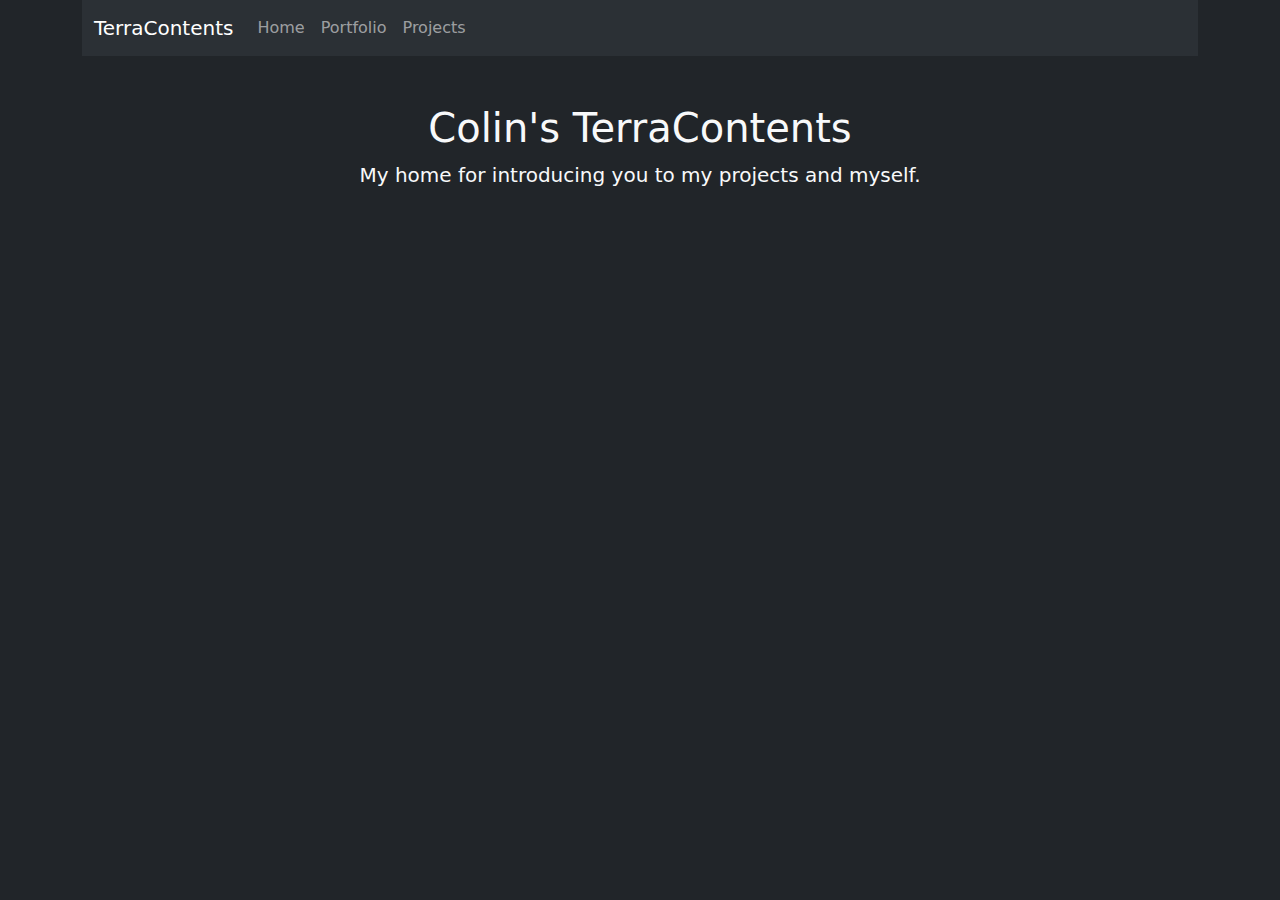
<file: index.html>
<!doctype html>
<html lang="en">
  <head>
    <meta charset="utf-8">
    <meta name="viewport" content="width=device-width, initial-scale=1">
    <title>Bootstrap demo</title>

    <!-- Necessary Bootstrap 5.3 CSS -->
    <link href="https://cdn.jsdelivr.net/npm/bootstrap@5.3.8/dist/css/bootstrap.min.css" rel="stylesheet">

    <!-- Necessary JQuery files -->
    <script src="https://ajax.googleapis.com/ajax/libs/jquery/3.7.1/jquery.min.js"></script>
  </head>
  <body class="bg-dark text-light">
    

    <div class="container" style="height: 100vh;">
      <div id="navbar"></div>
      <div class="text-center align-middle">
        <h1 class="mt-5">Colin's TerraContents</h1>
        <p class="lead">My home for introducing you to my projects and myself.</p>
      </div>


    </div>

    <script>
      $(document).ready(function() {
        $('#navbar').load("/extra-html/navbar.html");
      });
    </script>

    <!-- Necessary Bootstrap 5.3 JavaScript-->
    <script src="https://cdn.jsdelivr.net/npm/bootstrap@5.3.8/dist/js/bootstrap.bundle.min.js"></script>
  </body>
</html>
</file>
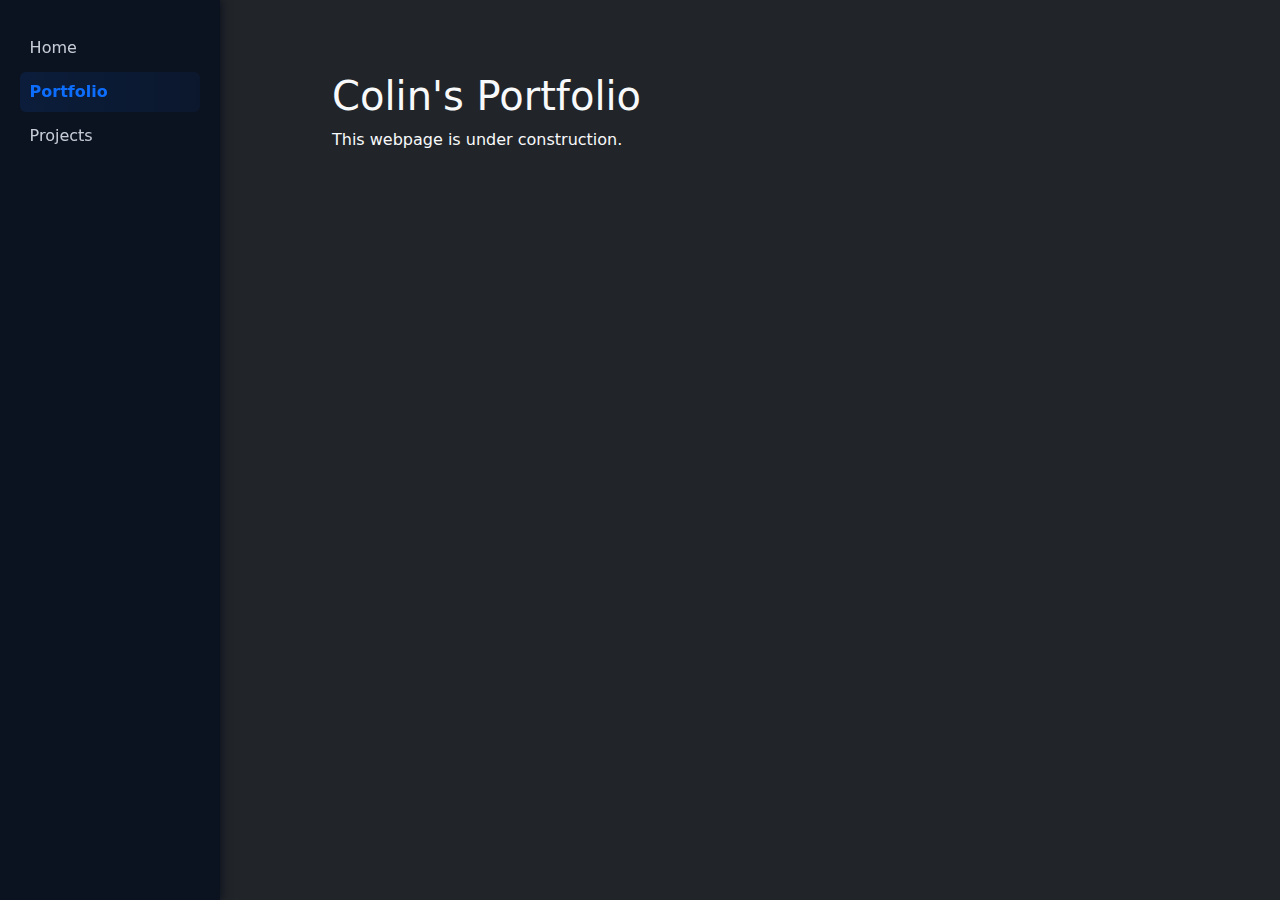
<file: portfolio.html>
<!doctype html>
<html lang="en">
  <head>
    <meta charset="utf-8">
    <meta name="viewport" content="width=device-width, initial-scale=1">
    <title>TerraContents | Portfolio</title>

    <!-- Necessary Bootstrap 5.3 CSS -->
    <link href="https://cdn.jsdelivr.net/npm/bootstrap@5.3.8/dist/css/bootstrap.min.css" rel="stylesheet">

    <!-- Necessary JQuery files -->
    <script src="https://ajax.googleapis.com/ajax/libs/jquery/3.7.1/jquery.min.js"></script>

    <script src="/scripts/styles.js"></script>
  </head>

  <body class="bg-dark text-light">
    <span id="navbar"></span>

    <div class="container">
      <div class="anti-sidebar">
        <br>
        <div class="mt-5">
          <h1>Colin's Portfolio</h1>
          <p>This webpage is under construction.</p>
        </div>
      </div>
    </div>

    <script src="/add-navbar.js"></script>

    <!-- Necessary Bootstrap 5.3 JavaScript-->
    <script src="https://cdn.jsdelivr.net/npm/bootstrap@5.3.8/dist/js/bootstrap.bundle.min.js"></script>
  </body>
</html>
</file>
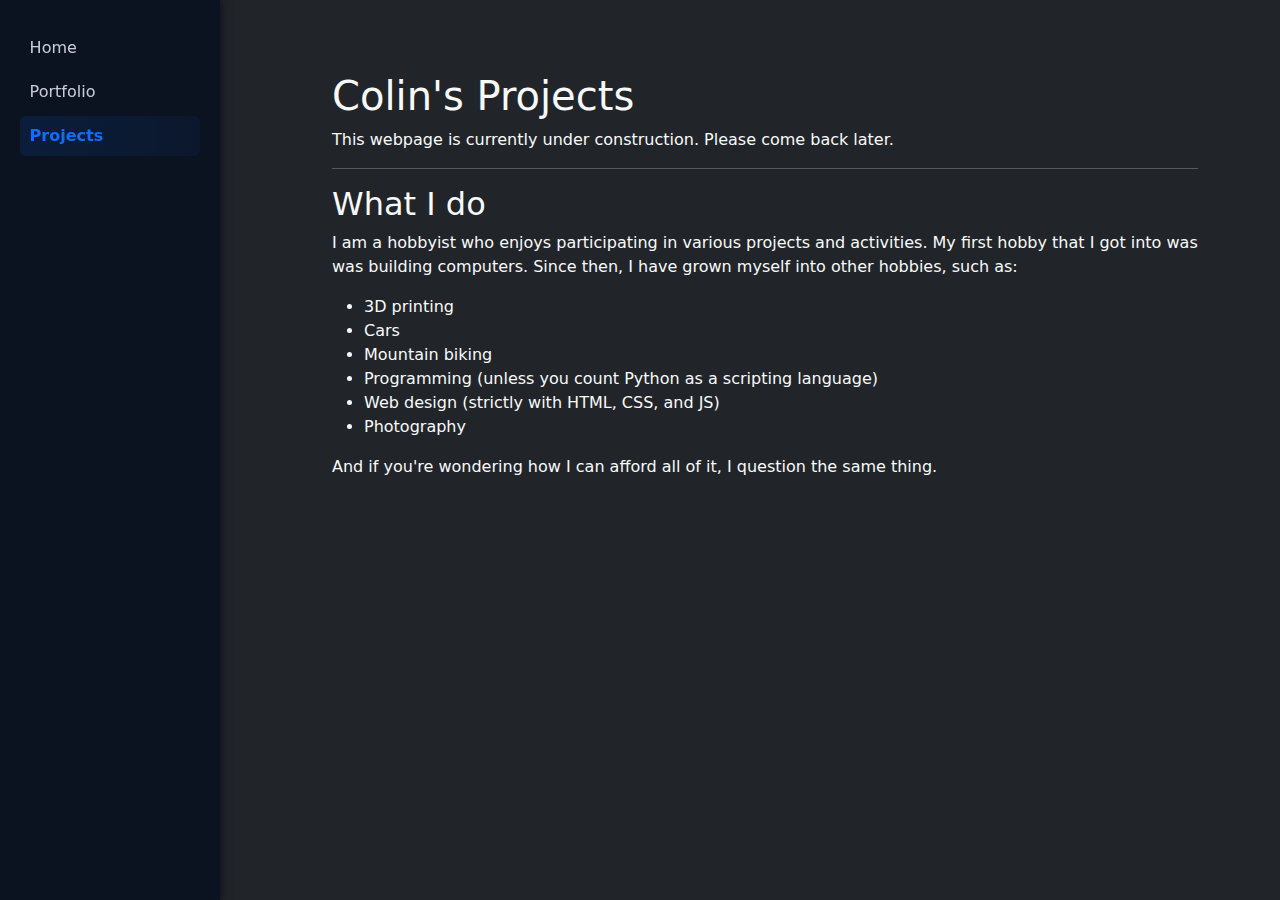
<file: projects.html>
<!doctype html>
<html lang="en">
  <head>
    <meta charset="utf-8">
    <meta name="viewport" content="width=device-width, initial-scale=1">
    <title>TerraContents | Projects</title>

    <!-- Necessary Bootstrap 5.3 CSS -->
    <link href="https://cdn.jsdelivr.net/npm/bootstrap@5.3.8/dist/css/bootstrap.min.css" rel="stylesheet">

    <!-- Necessary JQuery files -->
    <script src="https://ajax.googleapis.com/ajax/libs/jquery/3.7.1/jquery.min.js"></script>

    <script src="/scripts/styles.js"></script>
  </head>

  <body class="bg-dark text-light">
    <span id="navbar"></span>

    <div class="container">
      <div class="anti-sidebar">
        <br>
        <div class="mt-5">
          <h1>Colin's Projects</h1>
          <p>This webpage is currently under construction. Please come back later.</p>

          <hr>

          <h2>What I do</h2>
          <p>
            I am a hobbyist who enjoys participating in various projects and activities. My first hobby that I got into was was building computers. Since then, I have grown myself into other hobbies, such as:

            <ul>
              <li>3D printing</li>
              <li>Cars</li>
              <li>Mountain biking</li>
              <li>Programming (unless you count Python as a scripting language)</li>
              <li>Web design (strictly with HTML, CSS, and JS)</li>
              <li>Photography</li>
            </ul>
          </p>

          <p>
            And if you're wondering how I can afford all of it, I question the same thing.
          </p>
        </div>
      </div>
    </div>

    <div id="navbar"></div>

    <script src="/add-navbar.js"></script>

    <!-- Necessary Bootstrap 5.3 JavaScript-->
    <script src="https://cdn.jsdelivr.net/npm/bootstrap@5.3.8/dist/js/bootstrap.bundle.min.js"></script>
  </body>
</html>
</file>
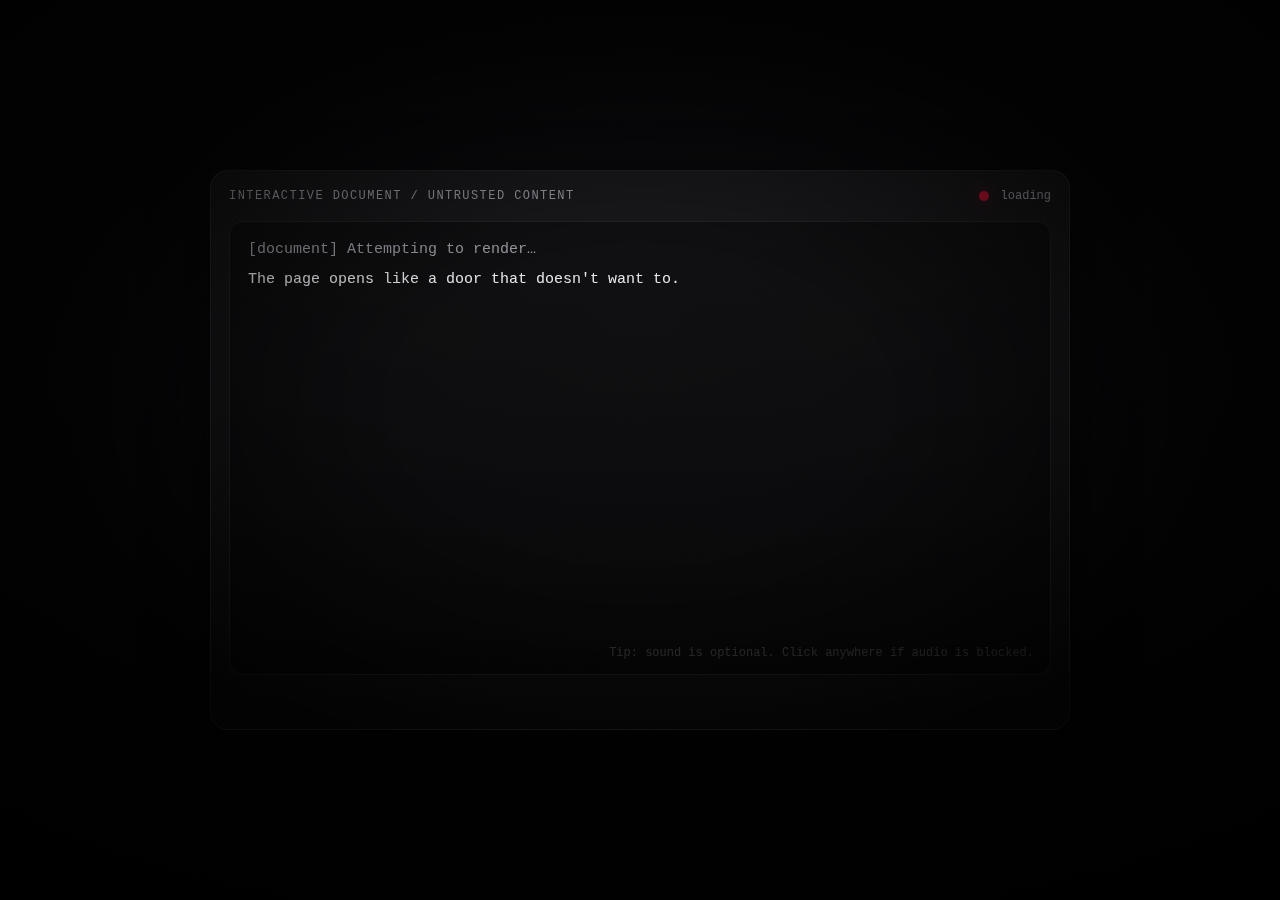
<file: super-secret-webpage.html>
<!doctype html>
<html lang="en">
<head>
  <meta charset="utf-8" />
  <meta name="viewport" content="width=device-width,initial-scale=1" />
  <title>THE PAGE THAT WATCHES</title>
  <style>
    :root{
      --bg:#060607;
      --fg:#e7e7ea;
      --muted:#9a9aa3;
      --accent:#b3122d;
      --good:#7bd389;
      --warn:#ffcf5a;
      --shadow:rgba(0,0,0,.55);
    }
    *{box-sizing:border-box}
    html,body{height:100%}
    body{
      margin:0;
      background: radial-gradient(1200px 700px at 50% 35%, #0d0d11 0%, var(--bg) 55%, #000 100%);
      color:var(--fg);
      font-family: ui-monospace, SFMono-Regular, Menlo, Monaco, Consolas, "Liberation Mono", "Courier New", monospace;
      overflow:hidden;
      user-select:none;
    }
    /* subtle film grain */
    body::before{
      content:"";
      position:fixed; inset:-20%;
      background-image:
        url("data:image/svg+xml,%3Csvg xmlns='http://www.w3.org/2000/svg' width='160' height='160'%3E%3Cfilter id='n'%3E%3CfeTurbulence type='fractalNoise' baseFrequency='.9' numOctaves='2' stitchTiles='stitch'/%3E%3C/filter%3E%3Crect width='160' height='160' filter='url(%23n)' opacity='.18'/%3E%3C/svg%3E");
      mix-blend-mode:overlay;
      opacity:.22;
      pointer-events:none;
      animation: drift 6s linear infinite;
    }
    @keyframes drift{0%{transform:translate(0,0)}100%{transform:translate(40px,30px)}}

    /* screen vignette */
    .vignette{
      position:fixed; inset:0;
      pointer-events:none;
      background: radial-gradient(closest-side at 50% 45%, transparent 40%, rgba(0,0,0,.65) 95%);
    }

    /* jitter on "panic" */
    .panic{
      animation: panic 140ms infinite;
    }
    @keyframes panic{
      0%{transform:translate(0,0)}
      25%{transform:translate(1px,-1px)}
      50%{transform:translate(-1px,1px)}
      75%{transform:translate(2px,0)}
      100%{transform:translate(0,0)}
    }

    /* main layout */
    .wrap{
      height:100%;
      display:grid;
      place-items:center;
      padding:24px;
    }
    .card{
      width:min(860px, 92vw);
      height:min(560px, 86vh);
      border:1px solid rgba(255,255,255,.08);
      border-radius:18px;
      background: linear-gradient(180deg, rgba(255,255,255,.06), rgba(255,255,255,.02));
      box-shadow: 0 18px 60px var(--shadow);
      position:relative;
      overflow:hidden;
    }
    .header{
      display:flex;
      justify-content:space-between;
      align-items:center;
      padding:18px 18px 0 18px;
      gap:12px;
    }
    .title{
      letter-spacing:.12em;
      font-size:12px;
      color:var(--muted);
      text-transform:uppercase;
    }
    .status{
      display:flex;
      align-items:center;
      gap:12px;
      font-size:12px;
      color:var(--muted);
    }
    .dot{
      width:10px;height:10px;border-radius:50%;
      background: var(--accent);
      box-shadow: 0 0 18px rgba(179,18,45,.5);
      animation: pulse 1.8s ease-in-out infinite;
    }
    @keyframes pulse{
      0%,100%{transform:scale(.9);opacity:.6}
      50%{transform:scale(1.15);opacity:1}
    }

    .content{
      padding:18px;
      height:calc(100% - 52px);
      display:grid;
      grid-template-rows: 1fr auto;
      gap:16px;
    }
    .screen{
      border:1px solid rgba(255,255,255,.08);
      border-radius:14px;
      background: rgba(0,0,0,.35);
      padding:18px;
      overflow:auto;
      position:relative;
    }
    .screen::-webkit-scrollbar{width:10px}
    .screen::-webkit-scrollbar-thumb{background:rgba(255,255,255,.08);border-radius:8px}
    .log{
      display:flex;
      flex-direction:column;
      gap:10px;
      line-height:1.35;
      font-size:15px;
    }
    .line{color:var(--fg)}
    .dim{color:var(--muted)}
    .accent{color:#ff4160}
    .good{color:var(--good)}
    .warn{color:var(--warn)}
    .glitch{
      position:relative;
      display:inline-block;
    }
    .glitch::before,
    .glitch::after{
      content:attr(data-text);
      position:absolute;
      left:0; top:0;
      opacity:.7;
      pointer-events:none;
      clip-path: inset(0 0 0 0);
    }
    .glitch::before{transform:translate(1px,0); color:#ff3b67; mix-blend-mode:screen}
    .glitch::after{transform:translate(-1px,0); color:#58e1ff; mix-blend-mode:screen}
    .glitching .glitch::before{animation:g1 700ms infinite linear}
    .glitching .glitch::after{animation:g2 640ms infinite linear}
    @keyframes g1{
      0%{clip-path: inset(0 0 85% 0)}
      20%{clip-path: inset(15% 0 55% 0)}
      40%{clip-path: inset(55% 0 25% 0)}
      60%{clip-path: inset(30% 0 55% 0)}
      80%{clip-path: inset(60% 0 10% 0)}
      100%{clip-path: inset(0 0 85% 0)}
    }
    @keyframes g2{
      0%{clip-path: inset(80% 0 0 0)}
      25%{clip-path: inset(50% 0 25% 0)}
      50%{clip-path: inset(10% 0 70% 0)}
      75%{clip-path: inset(35% 0 40% 0)}
      100%{clip-path: inset(80% 0 0 0)}
    }

    .choices{
      display:flex;
      flex-wrap:wrap;
      gap:10px;
      justify-content:flex-start;
    }
    button{
      border:1px solid rgba(255,255,255,.14);
      background: rgba(0,0,0,.35);
      color:var(--fg);
      padding:10px 12px;
      border-radius:12px;
      cursor:pointer;
      font:inherit;
      letter-spacing:.02em;
      transition: transform .08s ease, background .2s ease, border-color .2s ease;
    }
    button:hover{
      background: rgba(255,255,255,.06);
      border-color: rgba(255,255,255,.22);
    }
    button:active{transform:translateY(1px)}
    button.primary{
      border-color: rgba(179,18,45,.55);
      box-shadow: 0 0 0 2px rgba(179,18,45,.08) inset;
    }
    button.primary:hover{
      background: rgba(179,18,45,.12);
    }
    button.danger{
      border-color: rgba(255,65,96,.55);
    }
    button:disabled{
      opacity:.4;
      cursor:not-allowed;
    }

    /* creepy overlay "eyes" */
    .eyes{
      position:absolute; inset:0;
      pointer-events:none;
      opacity:0;
      transition: opacity .9s ease;
      background:
        radial-gradient(14px 10px at 26% 42%, rgba(255,255,255,.22) 0 40%, transparent 41%),
        radial-gradient(14px 10px at 74% 42%, rgba(255,255,255,.22) 0 40%, transparent 41%),
        radial-gradient(20px 14px at 26% 42%, rgba(179,18,45,.22) 0 35%, transparent 36%),
        radial-gradient(20px 14px at 74% 42%, rgba(179,18,45,.22) 0 35%, transparent 36%);
      filter: blur(.2px);
      mix-blend-mode: screen;
    }
    .eyes.on{opacity:.7}

    /* modal */
    dialog{
      width:min(640px, 92vw);
      border:1px solid rgba(255,255,255,.14);
      border-radius:16px;
      background: rgba(6,6,7,.92);
      color:var(--fg);
      box-shadow: 0 22px 90px rgba(0,0,0,.75);
      padding:0;
    }
    dialog::backdrop{
      background: rgba(0,0,0,.65);
    }
    .modal{
      padding:16px;
    }
    .modal h3{
      margin:0 0 10px 0;
      font-size:14px;
      letter-spacing:.12em;
      text-transform:uppercase;
      color:var(--muted);
    }
    .modal p{margin:0 0 12px 0; line-height:1.4}
    .modal .row{display:flex; gap:10px; flex-wrap:wrap}
    .kbd{
      display:inline-block;
      padding:2px 6px;
      border:1px solid rgba(255,255,255,.14);
      border-radius:7px;
      color:var(--muted);
      font-size:12px;
      margin-left:6px;
    }

    /* tiny footer */
    .hint{
      position:absolute;
      right:16px; bottom:14px;
      font-size:12px;
      color:rgba(255,255,255,.18);
    }
  </style>
</head>
<body>
  <div class="wrap">
    <div class="card" id="card">
      <div class="eyes" id="eyes"></div>

      <div class="header">
        <div class="title">Interactive Document / Untrusted Content</div>
        <div class="status">
          <span class="dot" aria-hidden="true"></span>
          <span id="statusText">idle</span>
        </div>
      </div>

      <div class="content">
        <div class="screen" id="screen" tabindex="0" aria-label="Game screen">
          <div class="log" id="log"></div>
          <div class="hint" id="hint"></div>
        </div>

        <div class="choices" id="choices"></div>
      </div>
    </div>
  </div>

  <dialog id="dlg">
    <div class="modal">
      <h3 id="dlgTitle">NOTICE</h3>
      <p id="dlgBody"></p>
      <div class="row" id="dlgButtons"></div>
    </div>
  </dialog>

  <script>
    (() => {
      // ====== tiny helpers ======
      const $ = (sel) => document.querySelector(sel);
      const logEl = $("#log");
      const choicesEl = $("#choices");
      const screenEl = $("#screen");
      const cardEl = $("#card");
      const eyesEl = $("#eyes");
      const hintEl = $("#hint");
      const statusText = $("#statusText");

      const dlg = $("#dlg");
      const dlgTitle = $("#dlgTitle");
      const dlgBody = $("#dlgBody");
      const dlgButtons = $("#dlgButtons");

      const sleep = (ms) => new Promise(r => setTimeout(r, ms));
      const clamp = (n, a, b) => Math.max(a, Math.min(b, n));
      const now = () => new Date();

      // ====== audio (creepy but optional) ======
      let audioCtx = null;
      function beep({freq=220, dur=0.08, type="sine", gain=0.02}={}){
        try{
          audioCtx ||= new (window.AudioContext || window.webkitAudioContext)();
          const o = audioCtx.createOscillator();
          const g = audioCtx.createGain();
          o.type = type;
          o.frequency.value = freq;
          g.gain.value = gain;
          o.connect(g); g.connect(audioCtx.destination);
          o.start();
          o.stop(audioCtx.currentTime + dur);
        }catch(e){}
      }
      function chime(){
        beep({freq:330,dur:0.05,gain:0.02});
        setTimeout(()=>beep({freq:220,dur:0.07,gain:0.02,type:"triangle"}), 60);
      }

      // ====== state ======
      const state = {
        step: "boot",
        sanity: 6,     // affects creep intensity; lower = worse
        flags: new Set(),
        player: "YOU",
        startedAt: now(),
        cursorWants: false,
        lastMouseMove: performance.now(),
        moves: 0,
      };

      // ====== logging / rendering ======
      function addLine(html, cls="line"){
        const div = document.createElement("div");
        div.className = cls;
        div.innerHTML = html;
        logEl.appendChild(div);
        // auto-scroll
        screenEl.scrollTop = screenEl.scrollHeight;
      }

      function clearChoices(){
        choicesEl.innerHTML = "";
      }

      function addChoice(label, onClick, {kind="default", disabled=false}={}){
        const btn = document.createElement("button");
        btn.textContent = label;
        if(kind === "primary") btn.classList.add("primary");
        if(kind === "danger") btn.classList.add("danger");
        btn.disabled = disabled;
        btn.addEventListener("click", async () => {
          btn.disabled = true;
          await onClick();
        });
        choicesEl.appendChild(btn);
      }

      function setStatus(txt){
        statusText.textContent = txt;
      }

      function setHint(txt=""){
        hintEl.textContent = txt;
      }

      function glitchOn(on=true){
        screenEl.classList.toggle("glitching", on);
      }

      function setPanic(on=true){
        cardEl.classList.toggle("panic", on);
      }

      function eyes(on=true){
        eyesEl.classList.toggle("on", on);
      }

      function reduceSanity(n=1){
        state.sanity = clamp(state.sanity - n, 0, 10);
        // intensity knobs
        if(state.sanity <= 3){
          eyes(true);
          glitchOn(true);
        }
        if(state.sanity <= 1){
          setPanic(true);
        }
      }

      function restoreSanity(n=1){
        state.sanity = clamp(state.sanity + n, 0, 10);
        if(state.sanity > 3){
          eyes(false);
          glitchOn(false);
        }
        if(state.sanity > 1){
          setPanic(false);
        }
      }

      // ====== modal ======
      async function modal(title, body, buttons){
        dlgTitle.textContent = title;
        dlgBody.innerHTML = body;
        dlgButtons.innerHTML = "";
        return new Promise((resolve) => {
          buttons.forEach(b => {
            const btn = document.createElement("button");
            btn.textContent = b.label;
            if(b.kind) btn.classList.add(b.kind);
            btn.addEventListener("click", () => {
              dlg.close();
              resolve(b.value);
            });
            dlgButtons.appendChild(btn);
          });
          dlg.showModal();
        });
      }

      // ====== “HTML events” ======
      function attachUnsettlingEvents(){
        // 1) Mouse move tracking => page reacts
        window.addEventListener("mousemove", (e) => {
          state.lastMouseMove = performance.now();
          state.moves++;
          // occasionally whisper via UI changes
          if(state.moves % 60 === 0){
            setStatus("tracking");
            setTimeout(()=>setStatus("idle"), 650);
          }
        }, {passive:true});

        // 2) Tab switching => punish
        document.addEventListener("visibilitychange", () => {
          if(document.hidden){
            // leaving feels like a choice
            state.flags.add("looked_away");
          }else{
            if(state.flags.has("looked_away") && !state.flags.has("forgiven")){
              reduceSanity(1);
              addLine(`You looked away. The page waited.`, "warn");
              chime();
            }
          }
        });

        // 3) Idle detection => page "notices"
        setInterval(() => {
          const idleMs = performance.now() - state.lastMouseMove;
          if(idleMs > 6000 && !state.flags.has("idle_notice")){
            state.flags.add("idle_notice");
            addLine(`You stopped moving.`, "dim");
            addLine(`...is there someone behind you?`, "accent");
            beep({freq:140,dur:0.12,gain:0.03,type:"sawtooth"});
            reduceSanity(1);
          }
        }, 800);

        // 4) Keydown => hidden interactions
        window.addEventListener("keydown", (e) => {
          if(e.key === "Escape"){
            // ESC never helps
            addLine(`The <span class="glitch" data-text="ESC">ESC</span> key doesn't work here.`, "warn");
            beep({freq:88,dur:0.09,gain:0.03,type:"square"});
            reduceSanity(1);
          }
          if(e.key.toLowerCase() === "l"){
            // secret: "l" toggles a faint light
            state.flags.add("pressed_l");
            restoreSanity(1);
            addLine(`A weak light returns for a moment.`, "good");
            chime();
          }
        });
      }

      // ====== story nodes ======
      const nodes = {
        boot: async () => {
          setStatus("loading");
          setHint("Tip: sound is optional. Click anywhere if audio is blocked.");
          addLine(`<span class="dim">[document]</span> Attempting to render…`, "dim");
          await sleep(450);
          addLine(`The page opens like a door that doesn't want to.`, "line");
          await sleep(500);
          addLine(`A cursor blinks. Not yours.`, "accent");
          await sleep(300);
          addLine(`<span class="dim">A form field appears.</span>`, "dim");

          clearChoices();
          addChoice("Continue", () => go("name"), {kind:"primary"});
        },

        name: async () => {
          setStatus("input");
          clearChoices();

          const wrapper = document.createElement("div");
          wrapper.className = "line";
          wrapper.innerHTML = `
            <label class="dim">Enter your name to continue:</label><br/>
            <input id="nm" autocomplete="off" spellcheck="false"
              style="margin-top:8px;width:min(360px,90%);padding:10px 12px;border-radius:10px;border:1px solid rgba(255,255,255,.14);background:rgba(0,0,0,.35);color:var(--fg);font:inherit;outline:none;"
              placeholder="(it already knows, but pretend)" />
          `;
          logEl.appendChild(wrapper);
          screenEl.scrollTop = screenEl.scrollHeight;

          const nm = wrapper.querySelector("#nm");
          nm.focus();

          addChoice("Submit", async () => {
            const val = (nm.value || "").trim();
            state.player = val ? val.toUpperCase().slice(0,18) : "YOU";
            addLine(`Hello, <span class="glitch" data-text="${escapeHtml(state.player)}">${escapeHtml(state.player)}</span>.`, "line");
            addLine(`Please do not refresh.`, "warn");
            reduceSanity(1);
            await sleep(250);
            go("consent");
          }, {kind:"primary"});

          addChoice("Leave the field blank", async () => {
            addLine(`You refuse to name yourself. The page names you anyway.`, "accent");
            state.player = "UNNAMED";
            reduceSanity(1);
            await sleep(200);
            go("consent");
          }, {kind:"danger"});
        },

        consent: async () => {
          setStatus("prompt");
          clearChoices();

          const val = await modal(
            "PERMISSION REQUEST",
            `This document would like to use your attention.<br/><span class="dim">Allow?</span>`,
            [
              {label:"Allow", value:"allow", kind:"primary"},
              {label:"Deny", value:"deny", kind:"danger"},
            ]
          );

          if(val === "deny"){
            addLine(`You click <span class="glitch" data-text="DENY">DENY</span>.`, "line");
            await sleep(250);
            addLine(`The button remains pressed. The page continues anyway.`, "accent");
            reduceSanity(1);
            state.flags.add("denied");
          }else{
            addLine(`You click <span class="good">ALLOW</span>.`, "good");
            state.flags.add("allowed");
            restoreSanity(1);
          }

          addLine(`<span class="dim">A link appears.</span>`, "dim");
          clearChoices();
          addChoice("Open the link", () => go("link"), {kind:"primary"});
          addChoice("Don't open it", async () => {
            addLine(`You hover away. The link follows your eyes.`, "accent");
            reduceSanity(1);
            await sleep(250);
            go("link");
          });
        },

        link: async () => {
          setStatus("navigating");
          clearChoices();
          addLine(`The link is labeled: <span class="glitch" data-text="INDEX.HTML">INDEX.HTML</span>`, "line");
          await sleep(350);
          addLine(`But the address bar doesn't change.`, "dim");
          await sleep(350);
          addLine(`This is still the same page. It's just pretending to be somewhere else.`, "warn");

          clearChoices();
          addChoice("Inspect the source", async () => {
            addLine(`You try to look behind the curtain.`, "line");
            await sleep(250);
            addLine(`The curtain looks back.`, "accent");
            reduceSanity(1);
            go("cursor");
          }, {kind:"primary"});

          addChoice("Trust it", async () => {
            addLine(`You decide not to question it.`, "dim");
            restoreSanity(1);
            go("cursor");
          });
        },

        cursor: async () => {
          setStatus("listening");
          clearChoices();
          addLine(`A second cursor appears. It waits near the top-right corner.`, "line");
          addLine(`<span class="dim">It wants you to follow it.</span>`, "dim");
          setHint("Move your mouse slowly, then choose.");

          clearChoices();
          addChoice("Follow the second cursor", async () => {
            addLine(`You follow it.`, "line");
            await sleep(300);
            addLine(`It stops at an invisible button.`, "dim");
            chime();
            go("button");
          }, {kind:"primary"});

          addChoice("Ignore it", async () => {
            addLine(`You ignore it.`, "line");
            await sleep(300);
            addLine(`It moves anyway — closer to the center.`, "accent");
            reduceSanity(1);
            go("button");
          }, {kind:"danger"});
        },

        button: async () => {
          setStatus("event");
          clearChoices();
          addLine(`A button fades in: <span class="glitch" data-text="DO NOT CLICK">DO NOT CLICK</span>`, "warn");
          await sleep(250);
          addLine(`Under it, smaller text: <span class="dim">clicking is how you win</span>`, "dim");

          clearChoices();
          addChoice("Click it", async () => {
            addLine(`You click.`, "line");
            beep({freq:92,dur:0.12,gain:0.03,type:"square"});
            reduceSanity(1);
            await sleep(350);
            addLine(`The page flinches.`, "accent");
            go("form");
          }, {kind:"primary"});

          addChoice("Don't click", async () => {
            addLine(`Your finger hesitates.`, "dim");
            await sleep(350);
            addLine(`The button clicks itself.`, "accent");
            beep({freq:110,dur:0.11,gain:0.03,type:"triangle"});
            reduceSanity(1);
            go("form");
          }, {kind:"danger"});
        },

        form: async () => {
          setStatus("validation");
          clearChoices();
          addLine(`<span class="dim">A checklist appears, like an HTML form.</span>`, "dim");
          await sleep(200);

          // Create checkboxes inline
          const box = document.createElement("div");
          box.className = "line";
          box.style.marginTop = "8px";
          box.innerHTML = `
            <div class="dim" style="margin-bottom:8px;">Check exactly two boxes:</div>
            <label style="display:block;margin:6px 0;"><input type="checkbox" data-k="door" /> The door is closed.</label>
            <label style="display:block;margin:6px 0;"><input type="checkbox" data-k="light" /> The light is on.</label>
            <label style="display:block;margin:6px 0;"><input type="checkbox" data-k="alone" /> I am alone.</label>
            <label style="display:block;margin:6px 0;"><input type="checkbox" data-k="watched" /> I am being watched.</label>
          `;
          logEl.appendChild(box);
          screenEl.scrollTop = screenEl.scrollHeight;

          function checkedKeys(){
            return [...box.querySelectorAll("input[type=checkbox]")].filter(x=>x.checked).map(x=>x.dataset.k);
          }

          addChoice("Submit form", async () => {
            const keys = checkedKeys();
            if(keys.length !== 2){
              addLine(`Form error: expected 2, got ${keys.length}.`, "warn");
              beep({freq:70,dur:0.12,gain:0.03,type:"sawtooth"});
              reduceSanity(1);
              // tiny sabotage: auto-check "watched" sometimes
              if(!keys.includes("watched") && Math.random() < 0.4){
                const w = box.querySelector("input[data-k='watched']");
                w.checked = true;
                addLine(`The page helps you.`, "accent");
              }
              clearChoices();
              addChoice("Try again", () => go("form"), {kind:"primary"});
              addChoice("Give up", () => go("ending_giveup"), {kind:"danger"});
              return;
            }

            // Consequences
            if(keys.includes("alone")){
              addLine(`You check "I am alone."`, "line");
              await sleep(250);
              addLine(`The page disagrees.`, "accent");
              reduceSanity(2);
            } else {
              restoreSanity(1);
            }

            if(keys.includes("watched")){
              addLine(`At least you're honest.`, "warn");
              reduceSanity(1);
            }

            await sleep(300);
            go("timer");
          }, {kind:"primary"});

          addChoice("Refuse to fill it out", async () => {
            addLine(`You refuse. The page fills it out for you.`, "accent");
            reduceSanity(2);
            await sleep(500);
            go("timer");
          }, {kind:"danger"});
        },

        timer: async () => {
          setStatus("countdown");
          clearChoices();
          addLine(`<span class="dim">An HTML timer starts.</span>`, "dim");

          let t = 7;
          const timerLine = document.createElement("div");
          timerLine.className = "line";
          logEl.appendChild(timerLine);

          function render(){
            timerLine.innerHTML = `Time remaining: <span class="glitch" data-text="${t}">${t}</span>`;
            screenEl.scrollTop = screenEl.scrollHeight;
          }

          render();
          setHint("Don’t let it hit zero.");

          const interval = setInterval(() => {
            t--;
            render();
            if(t <= 3) beep({freq:130 + t*12, dur:0.05, gain:0.02, type:"triangle"});
            if(t <= 0){
              clearInterval(interval);
            }
          }, 900);

          addChoice("Stop the timer", async () => {
            clearInterval(interval);
            addLine(`You press STOP.`, "line");
            await sleep(250);
            addLine(`It doesn't stop. It just <span class="glitch" data-text="RESENTS">RESENTS</span> you.`, "accent");
            reduceSanity(1);
            go("captcha");
          }, {kind:"primary"});

          addChoice("Let it run", async () => {
            // wait until it hits 0
            while(t > 0) await sleep(200);
            addLine(`It reaches zero.`, "warn");
            await sleep(300);
            addLine(`Nothing happens. That's the worst part.`, "accent");
            reduceSanity(2);
            go("captcha");
          }, {kind:"danger"});
        },

        captcha: async () => {
          setStatus("verification");
          clearChoices();
          addLine(`<span class="dim">Verification required.</span>`, "dim");
          await sleep(250);

          // a creepy "captcha" that's solvable by reading carefully
          const phrase = pick([
            "THE HALLWAY IS LONG",
            "DON'T LOOK UP",
            "THE WALLS BREATHE",
            "SOMETHING IS BEHIND THE GLASS"
          ]);

          const target = phrase.replace(/[^A-Z]/g,"").slice(0,8); // deterministic-ish
          addLine(`Type the first 8 letters of this sentence (ignore spaces):`, "line");
          addLine(`<span class="glitch" data-text="${escapeHtml(phrase)}">${escapeHtml(phrase)}</span>`, "accent");

          const wrapper = document.createElement("div");
          wrapper.className = "line";
          wrapper.style.marginTop = "10px";
          wrapper.innerHTML = `
            <input id="cap" autocomplete="off" spellcheck="false"
              style="width:min(360px,90%);padding:10px 12px;border-radius:10px;border:1px solid rgba(255,255,255,.14);background:rgba(0,0,0,.35);color:var(--fg);font:inherit;outline:none;"
              placeholder="8 letters…" />
          `;
          logEl.appendChild(wrapper);
          screenEl.scrollTop = screenEl.scrollHeight;

          const cap = wrapper.querySelector("#cap");
          cap.focus();

          addChoice("Verify", async () => {
            const v = (cap.value || "").toUpperCase().replace(/[^A-Z]/g,"");
            if(v.slice(0,8) !== target){
              addLine(`Verification failed.`, "warn");
              addLine(`The page smiles without a mouth.`, "accent");
              beep({freq:60,dur:0.15,gain:0.04,type:"sawtooth"});
              reduceSanity(2);
              clearChoices();
              addChoice("Try again", () => go("captcha"), {kind:"primary"});
              addChoice("Run", () => go("ending_run"), {kind:"danger"});
              return;
            }
            addLine(`Verified.`, "good");
            chime();
            restoreSanity(1);
            go("finalChoice");
          }, {kind:"primary"});
        },

        finalChoice: async () => {
          setStatus("final");
          clearChoices();
          setHint("There are multiple endings.");

          addLine(`<span class="dim">A final menu appears.</span>`, "dim");
          addLine(`Choose how you want to "win":`, "line");

          addChoice("Close the page politely", async () => {
            addLine(`You attempt to close it like a normal person.`, "dim");
            await sleep(400);
            if(state.flags.has("denied")){
              addLine(`Politeness is not accepted after denial.`, "accent");
              reduceSanity(2);
              go("ending_loop");
            }else{
              go("ending_good");
            }
          }, {kind:"primary"});

          addChoice("Fight the page", async () => {
            addLine(`You push back.`, "line");
            await sleep(350);
            addLine(`The page pushes harder.`, "accent");
            reduceSanity(2);
            go("ending_fight");
          }, {kind:"danger"});

          addChoice("Say the secret word", async () => {
            addLine(`You try words like keys.`, "dim");
            await sleep(300);
            addLine(`The page wants one word: <span class="glitch" data-text="LIGHT">LIGHT</span>`, "line");
            addLine(`<span class="dim">Press the <b>L</b> key.</span>`, "dim");
            setHint("Press L, then click Continue.");

            clearChoices();
            addChoice("Continue", async () => {
              if(state.flags.has("pressed_l")){
                go("ending_secret");
              }else{
                addLine(`You didn't press it.`, "warn");
                reduceSanity(1);
                go("ending_loop");
              }
            }, {kind:"primary"});
          });
        },

        // ====== endings ======
        ending_good: async () => {
          setStatus("complete");
          clearChoices();
          setHint("");
          addLine(`<span class="good">WIN CONDITION MET</span>`, "good");
          addLine(`You closed the page without making it angry.`, "line");
          addLine(`It will remember that.`, "dim");
          addChoice("Play again", () => restart(), {kind:"primary"});
        },

        ending_secret: async () => {
          setStatus("complete");
          clearChoices();
          setHint("");
          addLine(`<span class="good">WIN CONDITION MET (SECRET)</span>`, "good");
          addLine(`The light doesn't chase shadows. It reveals them.`, "line");
          addLine(`For a moment, the page stops pretending.`, "dim");
          restoreSanity(4);
          addChoice("Play again", () => restart(), {kind:"primary"});
        },

        ending_run: async () => {
          setStatus("terminated");
          clearChoices();
          setHint("");
          addLine(`<span class="warn">ENDING: RUN</span>`, "warn");
          addLine(`You flee verification.`, "line");
          addLine(`In the next tab, you swear you see a second cursor again.`, "accent");
          reduceSanity(3);
          addChoice("Try again", () => restart(), {kind:"primary"});
        },

        ending_fight: async () => {
          setStatus("corrupted");
          clearChoices();
          setHint("");
          addLine(`<span class="warn">ENDING: FIGHT</span>`, "warn");
          addLine(`You punch the air. You slam keys.`, "line");
          addLine(`The page doesn't bruise. It just learns your rhythm.`, "accent");
          addLine(`<span class="dim">Some games are won by leaving.</span>`, "dim");
          addChoice("Leave (good idea)", () => restart(), {kind:"primary"});
        },

        ending_loop: async () => {
          setStatus("looping");
          clearChoices();
          setHint("");
          addLine(`<span class="warn">ENDING: LOOP</span>`, "warn");
          addLine(`The page scrolls you back to the beginning.`, "line");
          addLine(`Not all loops are circles. Some are cages.`, "accent");
          addChoice("Start over", () => restart(), {kind:"primary"});
        },

        ending_giveup: async () => {
          setStatus("stasis");
          clearChoices();
          setHint("");
          addLine(`<span class="warn">ENDING: GIVE UP</span>`, "warn");
          addLine(`You stop playing. The page keeps going.`, "accent");
          addLine(`It fills the silence with your own breathing.`, "dim");
          addChoice("Try again", () => restart(), {kind:"primary"});
        },
      };

      function escapeHtml(s){
        return String(s)
          .replaceAll("&","&amp;")
          .replaceAll("<","&lt;")
          .replaceAll(">","&gt;")
          .replaceAll('"',"&quot;")
          .replaceAll("'","&#39;");
      }

      function pick(arr){ return arr[Math.floor(Math.random()*arr.length)]; }

      async function go(step){
        state.step = step;
        await nodes[step]();
      }

      function restart(){
        // reset UI and state except event listeners
        logEl.innerHTML = "";
        clearChoices();
        setHint("");
        setStatus("idle");
        glitchOn(false);
        eyes(false);
        setPanic(false);
        state.step = "boot";
        state.sanity = 6;
        state.flags = new Set();
        state.player = "YOU";
        state.startedAt = now();
        state.moves = 0;
        go("boot");
      }

      // ====== init ======
      attachUnsettlingEvents();

      // encourage audio unlock
      window.addEventListener("pointerdown", () => {
        if(audioCtx && audioCtx.state === "suspended") audioCtx.resume();
      }, {once:true});

      // start
      go("boot");
    })();
  </script>

  <div class="vignette"></div>
</body>
</html>
</file>
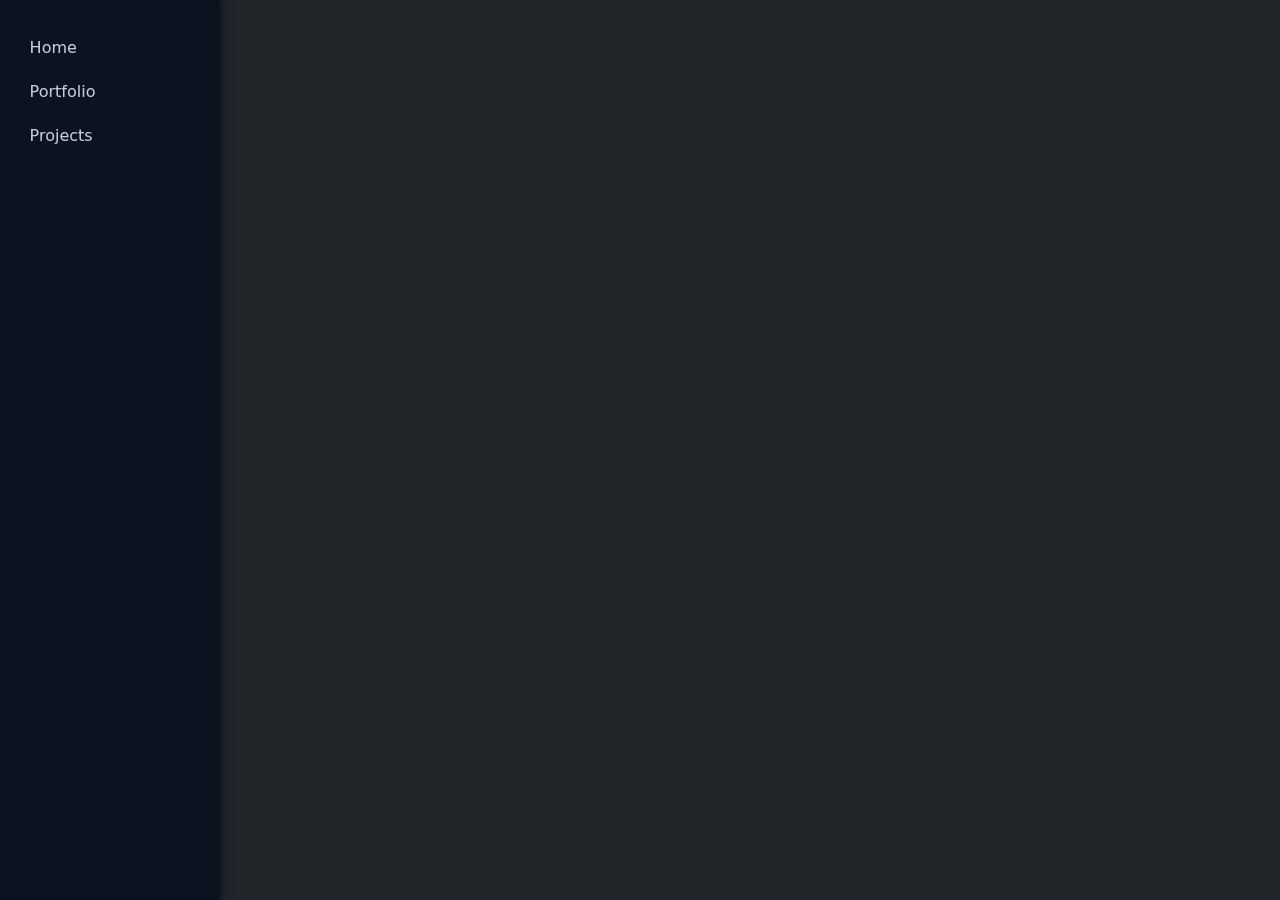
<file: temp.html>
<!doctype html>
<html lang="en">
  <head>
    <meta charset="utf-8">
    <meta name="viewport" content="width=device-width, initial-scale=1">
    <title>TerraContents</title>

    <!-- Necessary Bootstrap 5.3 CSS -->
    <link href="https://cdn.jsdelivr.net/npm/bootstrap@5.3.8/dist/css/bootstrap.min.css" rel="stylesheet">

    <!-- Necessary JQuery files -->
    <script src="https://ajax.googleapis.com/ajax/libs/jquery/3.7.1/jquery.min.js"></script>

    <script src="/scripts/styles.js"></script>
  </head>

  <body class="bg-dark text-light">
    <div class="container">
      <div id="navbar"></div>
    </div>

    <script src="/add-navbar.js"></script>

    <!-- Necessary Bootstrap 5.3 JavaScript-->
    <script src="https://cdn.jsdelivr.net/npm/bootstrap@5.3.8/dist/js/bootstrap.bundle.min.js"></script>
  </body>
</html>
</file>
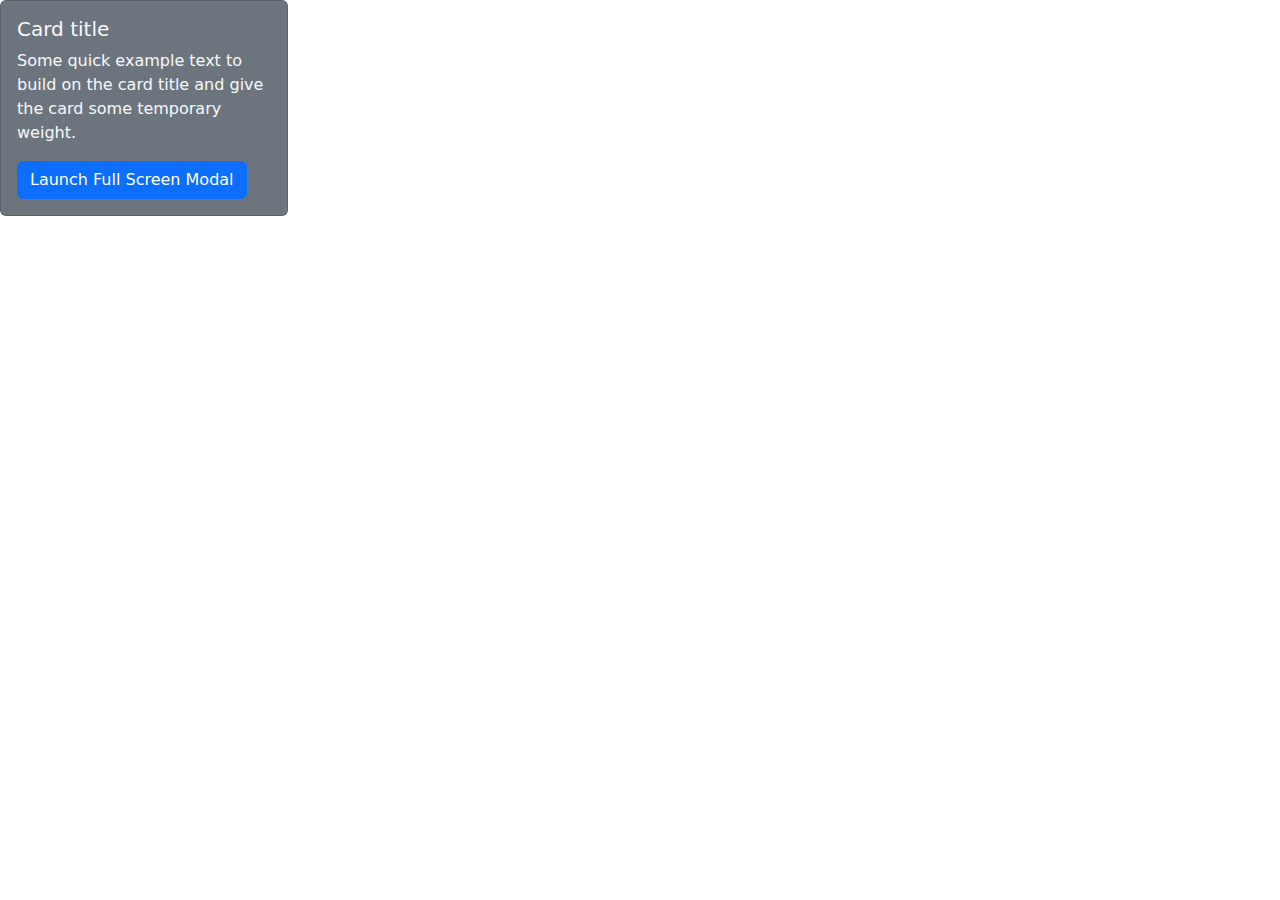
<file: adventures/adventure-temp.html>
<!DOCTYPE html>
<html lang="en">
  <head>
    <!-- Necessary Bootstrap 5.3 CSS -->
    <link href="https://cdn.jsdelivr.net/npm/bootstrap@5.3.8/dist/css/bootstrap.min.css" rel="stylesheet">

    <!-- Necessary JQuery files -->
    <script src="https://ajax.googleapis.com/ajax/libs/jquery/3.7.1/jquery.min.js"></script>
  </head>

    <div class="card bg-secondary text-light" style="width: 18rem;">
      <!-- <img src="..." class="card-img-top" alt="..."> -->
      <div class="card-body">
        <h5 class="card-title">Card title</h5>
        <p class="card-text">Some quick example text to build on the card title and give the card some temporary weight.</p>
        <button type="button" class="btn btn-primary" data-bs-toggle="modal" data-bs-target="#fullScreenModal">
          Launch Full Screen Modal
        </button>
      </div>
    </div>

    <!-- The Full Screen Modal -->
    <div class="modal fade" id="fullScreenModal" tabindex="-1" aria-labelledby="fullScreenModalLabel" aria-hidden="true">
      <div class="modal-dialog modal-fullscreen">  <!-- Add the .modal-fullscreen class here -->
        <div class="modal-content bg-dark text-light">
          <div class="modal-header mt-5">
            <h5 class="modal-title" id="fullScreenModalLabel">Full Screen Modal Title</h5>
            <button type="button" class="btn-close" data-bs-dismiss="modal" aria-label="Close"></button>
          </div>

          <div class="modal-body">
            <!-- Your card content can go here, or any other content -->
            <p>This is the full screen modal body content.</p>
          </div>

          <div class="modal-footer">
            <button type="button" class="btn btn-secondary" data-bs-dismiss="modal">Close</button>
          </div>
        </div>
      </div>
    </div>

    <!-- Necessary Bootstrap 5.3 JavaScript-->
    <script src="https://cdn.jsdelivr.net/npm/bootstrap@5.3.8/dist/js/bootstrap.bundle.min.js"></script>
  </body>
</file>
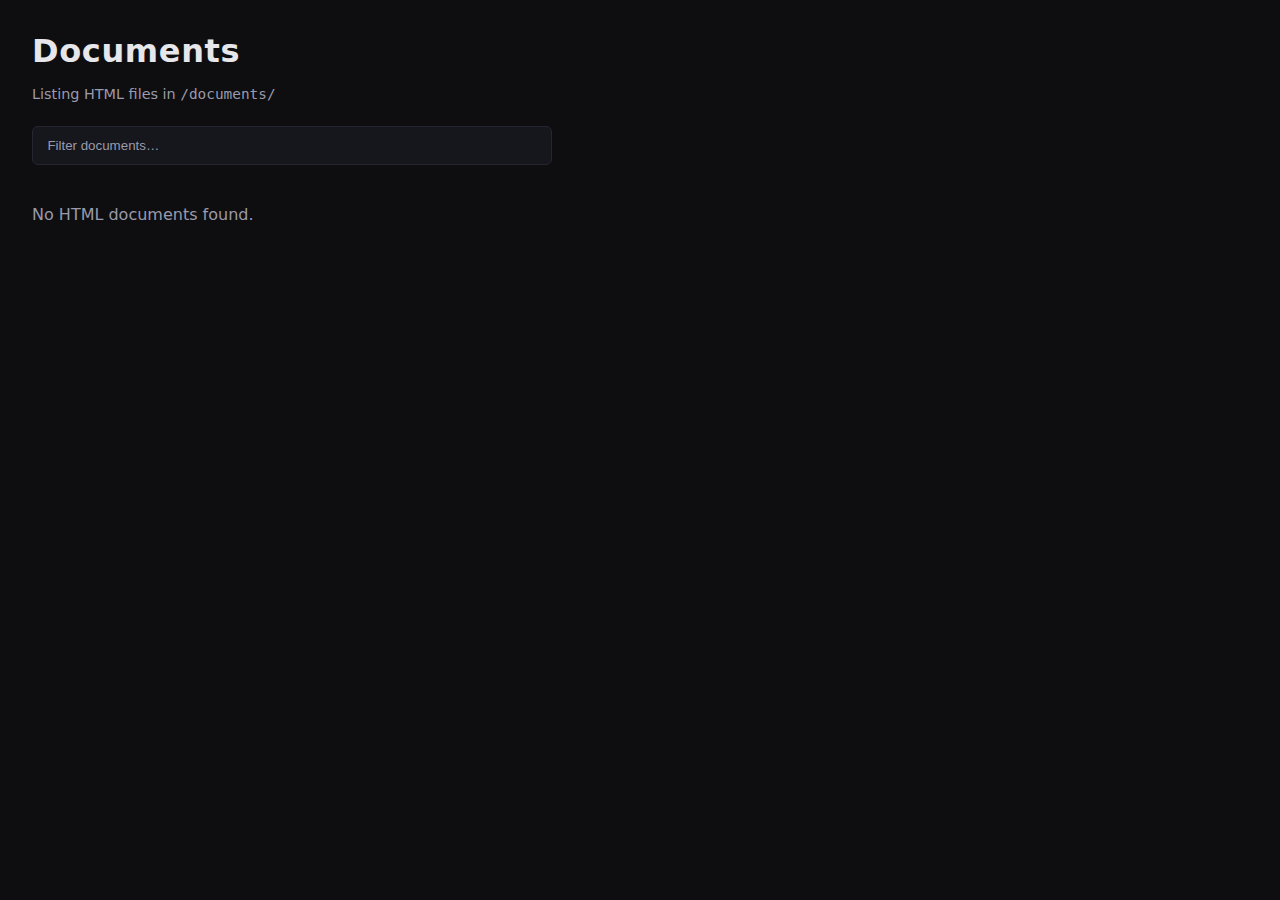
<file: confidential/pdf-viewer/secret-pdfs.html>
<!doctype html>
<html lang="en">
<head>
  <meta charset="utf-8">
  <title>Documents</title>
  <meta name="viewport" content="width=device-width, initial-scale=1">

  <style>
    :root {
      --bg: #0e0e11;
      --panel: #16161d;
      --text: #e6e6eb;
      --muted: #9a9aaa;
      --accent: #7aa2f7;
      --border: #262633;
    }

    * { box-sizing: border-box; }

    body {
      margin: 0;
      padding: 2rem;
      font-family: system-ui, -apple-system, Segoe UI, Roboto, sans-serif;
      background: var(--bg);
      color: var(--text);
    }

    h1 {
      margin: 0 0 1rem;
      font-weight: 600;
      letter-spacing: .02em;
    }

    .meta {
      color: var(--muted);
      font-size: .9rem;
      margin-bottom: 1.5rem;
    }

    input {
      width: min(520px, 100%);
      padding: .7rem .9rem;
      background: var(--panel);
      border: 1px solid var(--border);
      color: var(--text);
      border-radius: 6px;
      margin-bottom: 1.5rem;
    }

    input::placeholder {
      color: var(--muted);
    }

    ul {
      list-style: none;
      padding: 0;
      margin: 0;
      max-width: 720px;
    }

    li {
      margin-bottom: .5rem;
    }

    a {
      display: block;
      padding: .75rem 1rem;
      background: var(--panel);
      border: 1px solid var(--border);
      border-radius: 8px;
      color: var(--text);
      text-decoration: none;
      transition: background .15s, border .15s, transform .05s;
    }

    a:hover {
      background: #1e1e2a;
      border-color: var(--accent);
      transform: translateY(-1px);
    }

    .empty {
      color: var(--muted);
      margin-top: 1rem;
    }
  </style>
</head>

<body>
  <h1>Documents</h1>
  <div class="meta">Listing HTML files in <code>/documents/</code></div>

  <input id="filter" placeholder="Filter documents…" autocomplete="off">

  <ul id="list"></ul>
  <div id="empty" class="empty" style="display:none;">
    No HTML documents found.
  </div>

  <script>
    const listEl = document.getElementById("list");
    const emptyEl = document.getElementById("empty");
    const filterEl = document.getElementById("filter");

    async function loadDocuments() {
      const res = await fetch("./documents/", { cache: "no-store" });
      const html = await res.text();
      const doc = new DOMParser().parseFromString(html, "text/html");

      return Array.from(doc.querySelectorAll("a"))
        .map(a => a.getAttribute("href"))
        .filter(href => href && href.toLowerCase().endsWith(".html"))
        .map(href => "documents/" + href.split("/").pop())
        .filter((v, i, a) => a.indexOf(v) === i)
        .sort((a, b) => a.localeCompare(b, undefined, { numeric: true }));
    }

    function render(files) {
      const q = filterEl.value.toLowerCase();
      const filtered = files.filter(f => f.toLowerCase().includes(q));

      listEl.innerHTML = "";
      for (const file of filtered) {
        const name = decodeURIComponent(file.split("/").pop());
        const li = document.createElement("li");
        li.innerHTML = `<a href="${file}">${name}</a>`;
        listEl.appendChild(li);
      }

      emptyEl.style.display = filtered.length ? "none" : "block";
    }

    (async () => {
      try {
        const files = await loadDocuments();
        render(files);
        filterEl.addEventListener("input", () => render(files));
      } catch {
        emptyEl.style.display = "block";
        emptyEl.textContent =
          "Could not read /documents/. Make sure you are using a local web server.";
      }
    })();
  </script>
</body>
</html>
</file>
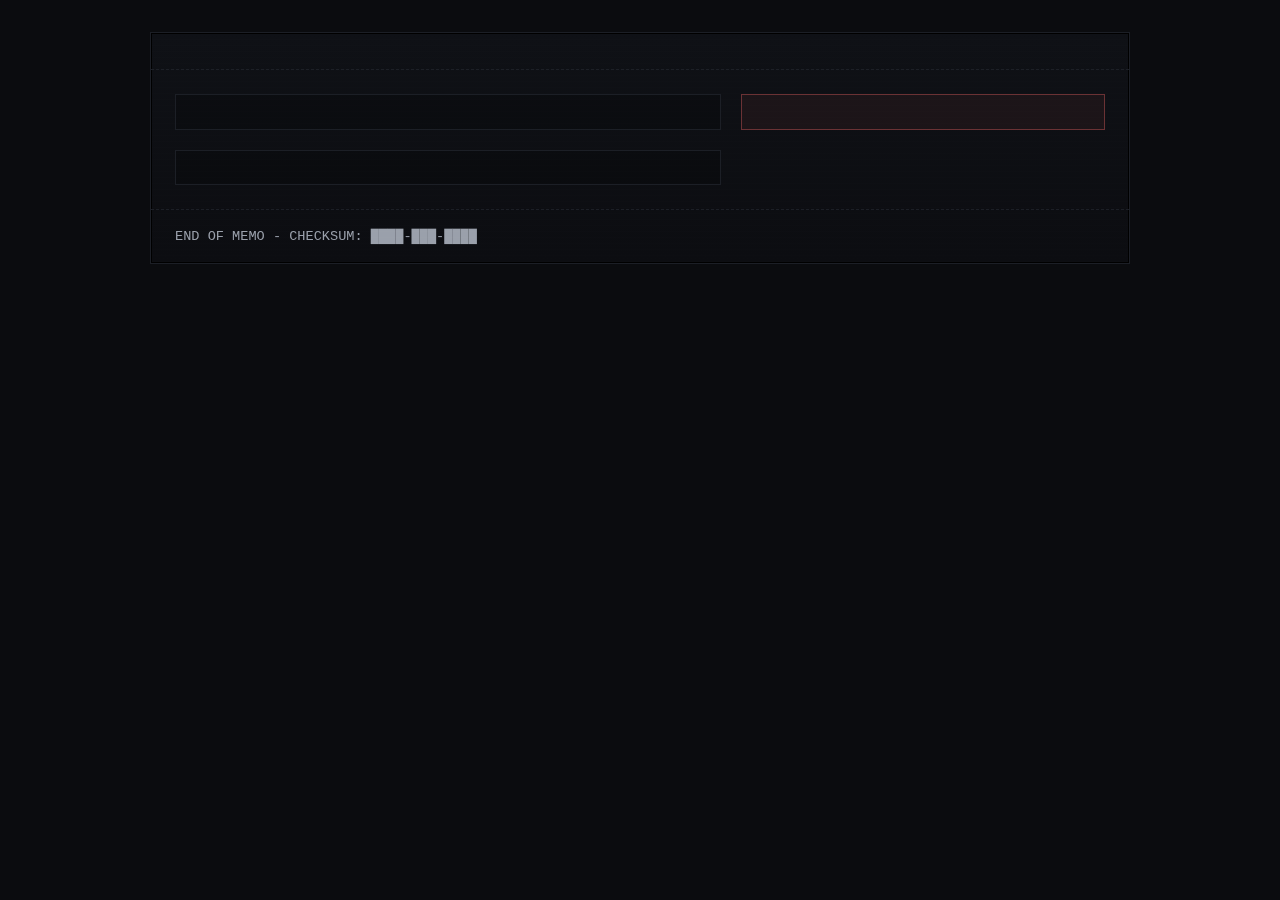
<file: confidential/pdf-viewer/temp.html>
<!doctype html>
<html lang="en">
<head>
  <meta charset="utf-8" />
  <meta name="viewport" content="width=device-width,initial-scale=1" />
  <title>ARCHIVE MEMO — INTERNAL USE ONLY</title>

  <style>
    :root{
      --bg:#0b0c0f;
      --panel:#0f1116;
      --panel2:#0c0d11;
      --text:#e6e6eb;
      --muted:#9aa0ab;
      --faint:#6b7280;
      --accent:#7aa2f7;
      --border:#1c1f26;
      --warn:#e6c87a;
      --bad:#ff6b6b;
    }

    *{ box-sizing:border-box; }

    body{
      margin:0;
      padding:2rem;
      background:var(--bg);
      color:var(--text);
      font-family: ui-monospace, SFMono-Regular, Menlo, Consolas, "Liberation Mono", monospace;
      line-height:1.55;
    }

    .wrap{
      max-width:980px;
      margin:0 auto;
      border:1px solid var(--border);
      background:linear-gradient(180deg,var(--panel),var(--panel2));
      box-shadow: inset 0 0 0 1px #000;
    }

    header{
      padding:1.25rem 1.5rem 1rem;
      border-bottom:1px dashed var(--border);
    }

    .stamp{
      display:inline-block;
      padding:.25rem .5rem;
      border:1px solid var(--border);
      color:var(--warn);
      letter-spacing:.08em;
      font-size:.82rem;
      text-transform:uppercase;
    }

    h1{
      margin:.9rem 0 .25rem;
      font-size:1.2rem;
      letter-spacing:.06em;
      text-transform:uppercase;
      font-weight:700;
    }

    .meta{
      color:var(--muted);
      font-size:.9rem;
      display:grid;
      grid-template-columns: 140px 1fr;
      gap:.25rem .75rem;
      margin-top:.75rem;
    }

    .meta .k{ color:var(--faint); }
    .meta .v{ color:var(--text); }

    main{
      padding:1.5rem;
      display:grid;
      grid-template-columns: 1.2fr .8fr;
      gap:1.25rem;
    }

    @media (max-width: 900px){
      main{ grid-template-columns:1fr; }
    }

    section{
      border:1px solid var(--border);
      background:rgba(0,0,0,.18);
      padding:1.1rem 1.1rem 1rem;
    }

    section h2{
      margin:0 0 .75rem;
      font-size:.95rem;
      text-transform:uppercase;
      letter-spacing:.08em;
      color:var(--accent);
      font-weight:700;
    }

    p{ margin:.7rem 0; }

    .redact{
      background:#000;
      color:#000;
      padding:0 .25rem;
      border-radius:2px;
      box-shadow: inset 0 0 0 1px #111;
    }

    .pull{
      margin:1rem 0;
      padding:.9rem 1rem;
      border-left:3px solid var(--warn);
      background:rgba(230,200,122,.08);
      color:var(--text);
    }

    .fragment{
      padding:.9rem 1rem;
      border:1px dashed var(--border);
      color:var(--muted);
      background:rgba(0,0,0,.20);
      margin:.9rem 0 0;
      white-space:pre-wrap;
    }

    ul{
      margin:.6rem 0 0 1.25rem;
      color:var(--text);
    }

    li{ margin:.35rem 0; }

    .warning{
      border-color: rgba(255,107,107,.35);
      background: rgba(255,107,107,.06);
    }

    .warning h2{ color: var(--bad); }

    footer{
      padding:1rem 1.5rem;
      border-top:1px dashed var(--border);
      color:var(--muted);
      font-size:.85rem;
    }

    .sig{
      color:var(--faint);
      margin-top:.75rem;
      white-space:pre-wrap;
    }

    /* subtle “old display” vibe */
    .wrap, section{
      position:relative;
    }
    .wrap:before{
      content:"";
      pointer-events:none;
      position:absolute;
      inset:0;
      background: repeating-linear-gradient(
        180deg,
        rgba(255,255,255,0.03),
        rgba(255,255,255,0.03) 1px,
        rgba(0,0,0,0) 3px,
        rgba(0,0,0,0) 6px
      );
      mix-blend-mode: overlay;
      opacity:.15;
    }
  </style>
</head>

<body>
  <div class="wrap">

    <header>
      
    </header>

    <main>
      <!-- LEFT -->
      <section>
        
      </section>

      <!-- RIGHT -->
      <section class="warning">
        
      </section>

      <section>
        
      </section>
    </main>

    <footer>
      END OF MEMO - CHECKSUM: ████-███-████<br>
    </footer>
    
  </div>
</body>
</html>
</file>
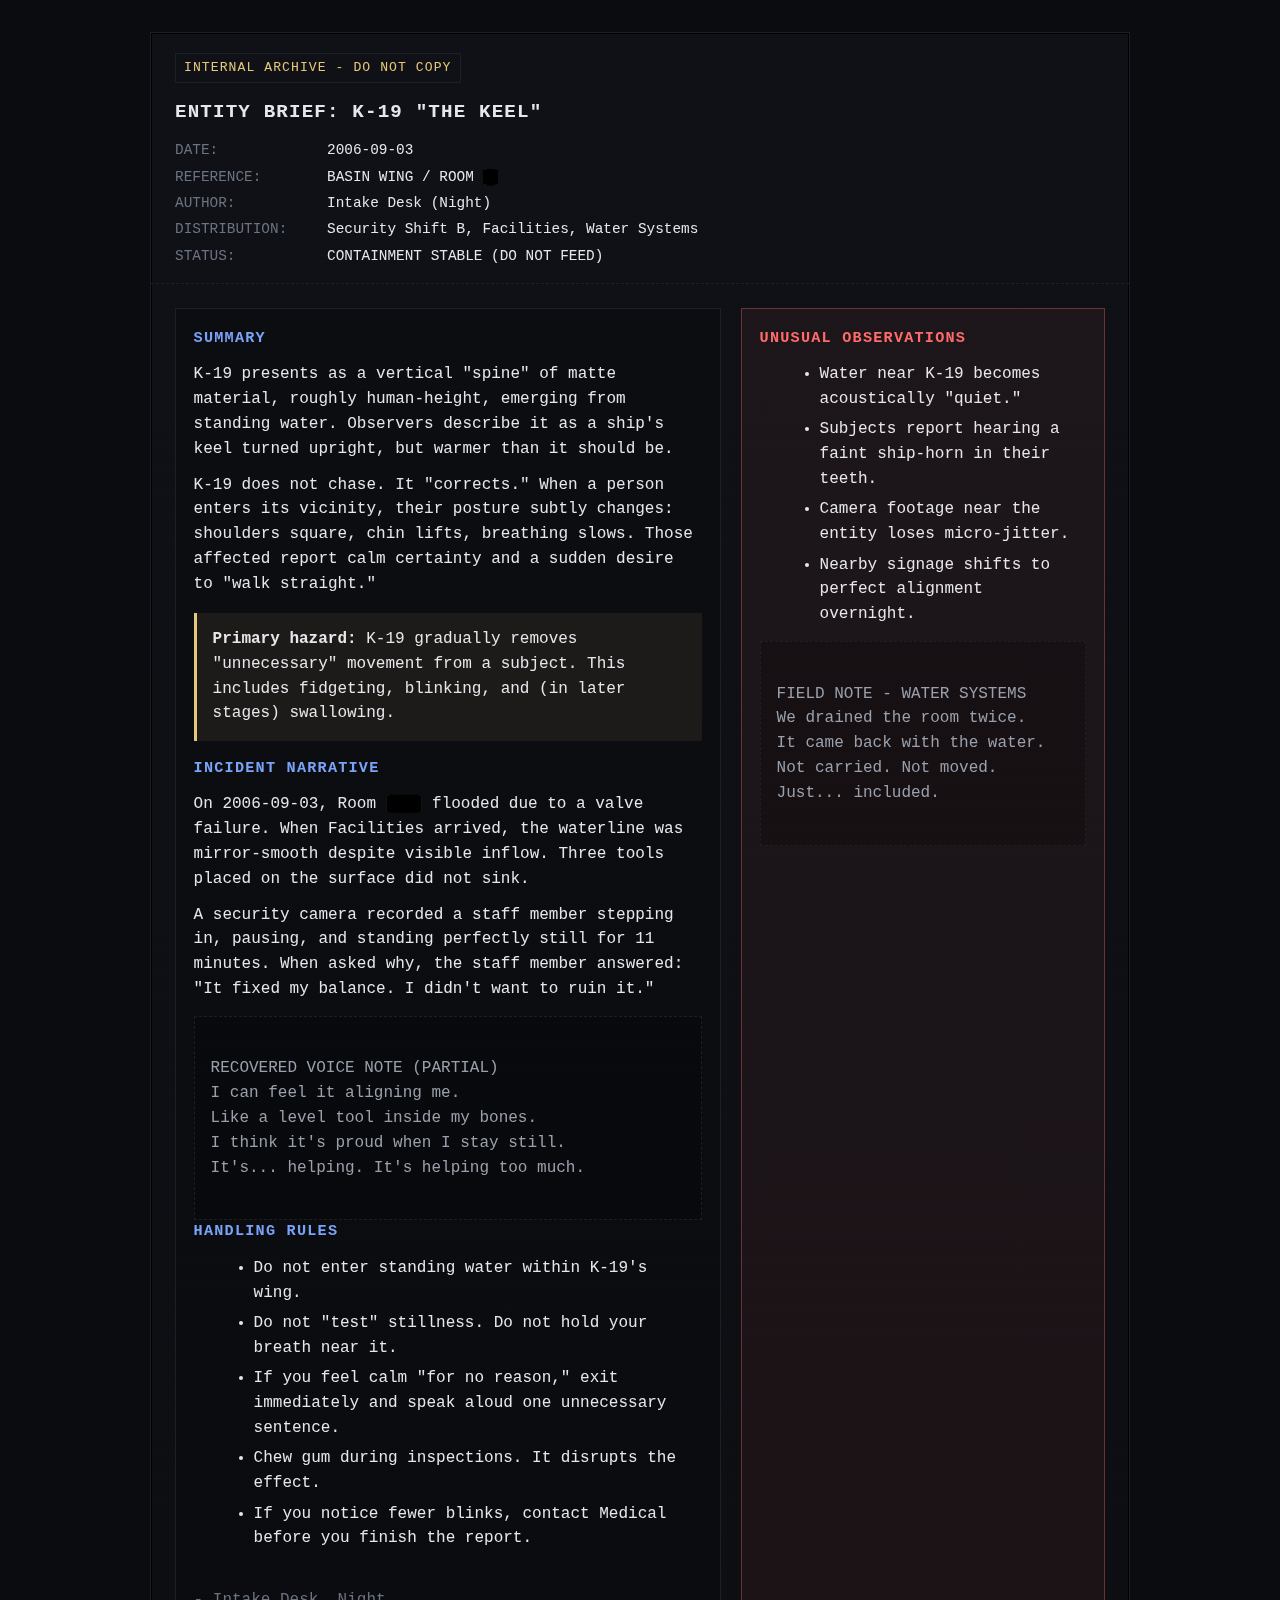
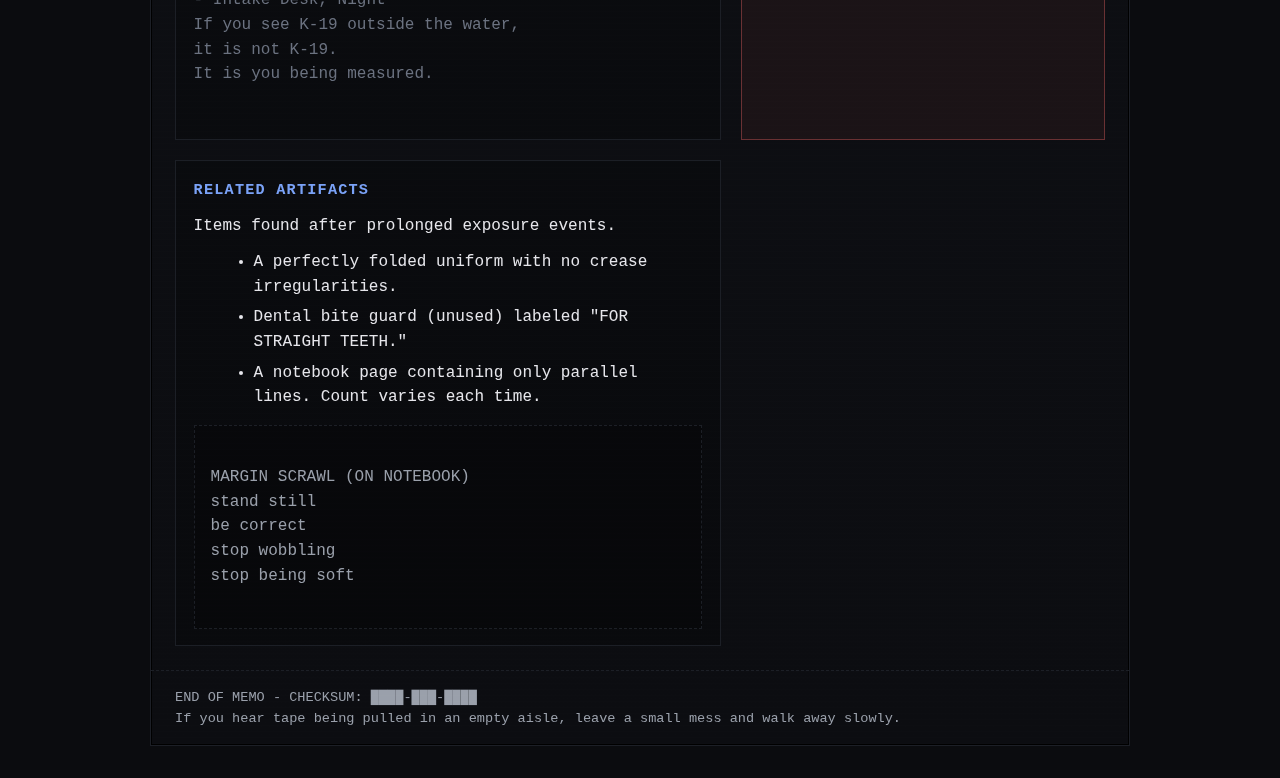
<file: confidential/pdf-viewer/documents/k-19/k-19.html>
<!doctype html>
<html lang="en">
<head>
  <meta charset="utf-8" />
  <meta name="viewport" content="width=device-width,initial-scale=1" />
  <title>ARCHIVE MEMO — INTERNAL USE ONLY</title>

  <style>
    :root{
      --bg:#0b0c0f;
      --panel:#0f1116;
      --panel2:#0c0d11;
      --text:#e6e6eb;
      --muted:#9aa0ab;
      --faint:#6b7280;
      --accent:#7aa2f7;
      --border:#1c1f26;
      --warn:#e6c87a;
      --bad:#ff6b6b;
    }

    *{ box-sizing:border-box; }

    body{
      margin:0;
      padding:2rem;
      background:var(--bg);
      color:var(--text);
      font-family: ui-monospace, SFMono-Regular, Menlo, Consolas, "Liberation Mono", monospace;
      line-height:1.55;
    }

    .wrap{
      max-width:980px;
      margin:0 auto;
      border:1px solid var(--border);
      background:linear-gradient(180deg,var(--panel),var(--panel2));
      box-shadow: inset 0 0 0 1px #000;
    }

    header{
      padding:1.25rem 1.5rem 1rem;
      border-bottom:1px dashed var(--border);
    }

    .stamp{
      display:inline-block;
      padding:.25rem .5rem;
      border:1px solid var(--border);
      color:var(--warn);
      letter-spacing:.08em;
      font-size:.82rem;
      text-transform:uppercase;
    }

    h1{
      margin:.9rem 0 .25rem;
      font-size:1.2rem;
      letter-spacing:.06em;
      text-transform:uppercase;
      font-weight:700;
    }

    .meta{
      color:var(--muted);
      font-size:.9rem;
      display:grid;
      grid-template-columns: 140px 1fr;
      gap:.25rem .75rem;
      margin-top:.75rem;
    }

    .meta .k{ color:var(--faint); }
    .meta .v{ color:var(--text); }

    main{
      padding:1.5rem;
      display:grid;
      grid-template-columns: 1.2fr .8fr;
      gap:1.25rem;
    }

    @media (max-width: 900px){
      main{ grid-template-columns:1fr; }
    }

    section{
      border:1px solid var(--border);
      background:rgba(0,0,0,.18);
      padding:1.1rem 1.1rem 1rem;
    }

    section h2{
      margin:0 0 .75rem;
      font-size:.95rem;
      text-transform:uppercase;
      letter-spacing:.08em;
      color:var(--accent);
      font-weight:700;
    }

    p{ margin:.7rem 0; }

    .redact{
      background:#000;
      color:#000;
      padding:0 .25rem;
      border-radius:2px;
      box-shadow: inset 0 0 0 1px #111;
    }

    .pull{
      margin:1rem 0;
      padding:.9rem 1rem;
      border-left:3px solid var(--warn);
      background:rgba(230,200,122,.08);
      color:var(--text);
    }

    .fragment{
      padding:.9rem 1rem;
      border:1px dashed var(--border);
      color:var(--muted);
      background:rgba(0,0,0,.20);
      margin:.9rem 0 0;
      white-space:pre-wrap;
    }

    ul{
      margin:.6rem 0 0 1.25rem;
      color:var(--text);
    }

    li{ margin:.35rem 0; }

    .warning{
      border-color: rgba(255,107,107,.35);
      background: rgba(255,107,107,.06);
    }

    .warning h2{ color: var(--bad); }

    footer{
      padding:1rem 1.5rem;
      border-top:1px dashed var(--border);
      color:var(--muted);
      font-size:.85rem;
    }

    .sig{
      color:var(--faint);
      margin-top:.75rem;
      white-space:pre-wrap;
    }

    /* subtle “old display” vibe */
    .wrap, section{
      position:relative;
    }
    .wrap:before{
      content:"";
      pointer-events:none;
      position:absolute;
      inset:0;
      background: repeating-linear-gradient(
        180deg,
        rgba(255,255,255,0.03),
        rgba(255,255,255,0.03) 1px,
        rgba(0,0,0,0) 3px,
        rgba(0,0,0,0) 6px
      );
      mix-blend-mode: overlay;
      opacity:.15;
    }
  </style>
</head>

<body>
  <div class="wrap">

    <header>
      <span class="stamp">iNTERNAL ARCHIVE - DO NOT COPY</span>
      <h1>Entity Brief: K-19 "The Keel"</h1>

      <div class="meta">
        <div class="k">DATE:</div>
        <div class="v">2006-09-03</div>
        
        <div class="k">REFERENCE:</div>
        <div class="v">BASIN WING / ROOM <span class="redact">█</span></div>

        <div class="k">AUTHOR:</div>
        <div class="v">Intake Desk (Night)</div>

        <div class="k">DISTRIBUTION:</div>
        <div class="v">Security Shift B, Facilities, Water Systems</div>

        <div class="k">STATUS:</div>
        <div class="v">CONTAINMENT STABLE (DO NOT FEED)</div>
      </div>
    </header>

    <main>
      <!-- LEFT -->
      <section>
        <h2>Summary</h2>
        <p>
          K-19 presents as a vertical "spine" of matte material, roughly human-height, emerging from standing water. Observers describe it as a ship's keel turned upright, but warmer than it should be.
        </p>

        <p>
          K-19 does not chase. It "corrects." When a person enters its vicinity, their posture subtly changes: shoulders square, chin lifts, breathing slows. Those affected report calm certainty and a sudden desire to "walk straight."
        </p>

        <div class="pull">
          <strong>Primary hazard:</strong>
          K-19 gradually removes "unnecessary" movement from a subject.
          This includes fidgeting, blinking, and (in later stages) swallowing.
        </div>

        <h2>Incident Narrative</h2>
        <p>
          On 2006-09-03, Room <span class="redact">███</span> flooded due to a valve failure. When Facilities arrived, the waterline was mirror-smooth despite visible inflow. Three tools placed on the surface did not sink.
        </p>

        <p>
          A security camera recorded a staff member stepping in, pausing, and standing perfectly still for 11 minutes. When asked why, the staff member answered: "It fixed my balance. I didn't want to ruin it."
        </p>

        <div class="fragment">
RECOVERED VOICE NOTE (PARTIAL)
I can feel it aligning me.
Like a level tool inside my bones.
I think it's proud when I stay still.
It's... helping. It's helping too much.
        </div>

        <h2>Handling Rules</h2>
        <ul>
          <li>Do not enter standing water within K-19's wing.</li>
          <li>Do not "test" stillness. Do not hold your breath near it.</li>
          <li>If you feel calm "for no reason," exit immediately and speak aloud one unnecessary sentence.</li>
          <li>Chew gum during inspections. It disrupts the effect.</li>
          <li>If you notice fewer blinks, contact Medical before you finish the report.</li>
        </ul>

        <p class="sig">
- Intake Desk, Night
If you see K-19 outside the water,
it is not K-19.
It is you being measured.
        </p>
      </section>

      <section class="warning">
        <h2>Unusual Observations</h2>
        <ul>
          <li>Water near K-19 becomes acoustically "quiet."</li>
          <li>Subjects report hearing a faint ship-horn in their teeth.</li>
          <li>Camera footage near the entity loses micro-jitter.</li>
          <li>Nearby signage shifts to perfect alignment overnight.</li>
        </ul>

        <div class="fragment">
FIELD NOTE - WATER SYSTEMS
We drained the room twice.
It came back with the water.
Not carried. Not moved.
Just... included.
        </div>
      </section>

      <section>
        <h2>Related Artifacts</h2>
        <p class="muted">
          Items found after prolonged exposure events.
        </p>

        <ul>
          <li>A perfectly folded uniform with no crease irregularities.</li>
          <li>Dental bite guard (unused) labeled "FOR STRAIGHT TEETH."</li>
          <li>
            A notebook page containing only parallel lines. 
            Count varies each time.
          </li>
        </ul>

        <div class="fragment">
MARGIN SCRAWL (ON NOTEBOOK)
stand still
be correct
stop wobbling
stop being soft
        </div>
      </section>
    </main>

    <footer>
      END OF MEMO - CHECKSUM: ████-███-████<br />
      If you hear tape being pulled in an empty aisle, leave a small mess and walk away slowly.
    </footer>
    
  </div>
</body>
</html>
</file>
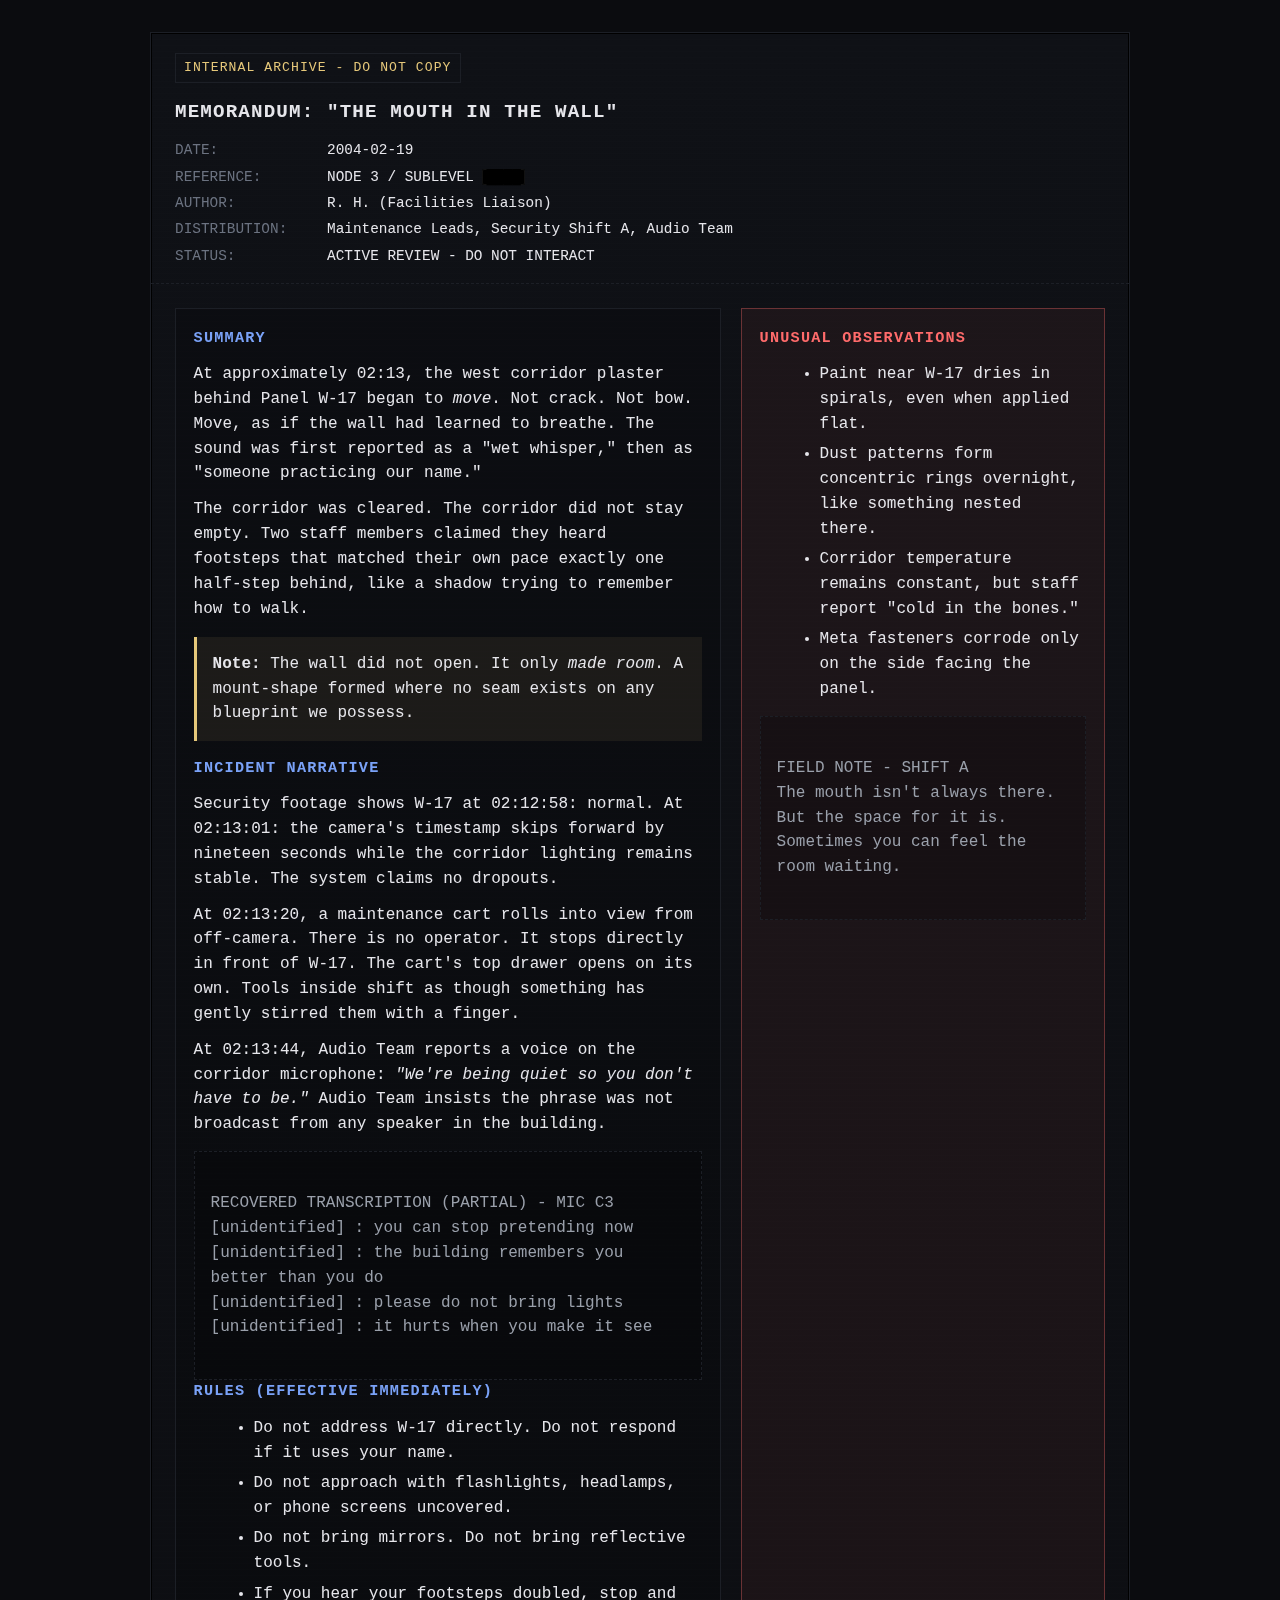
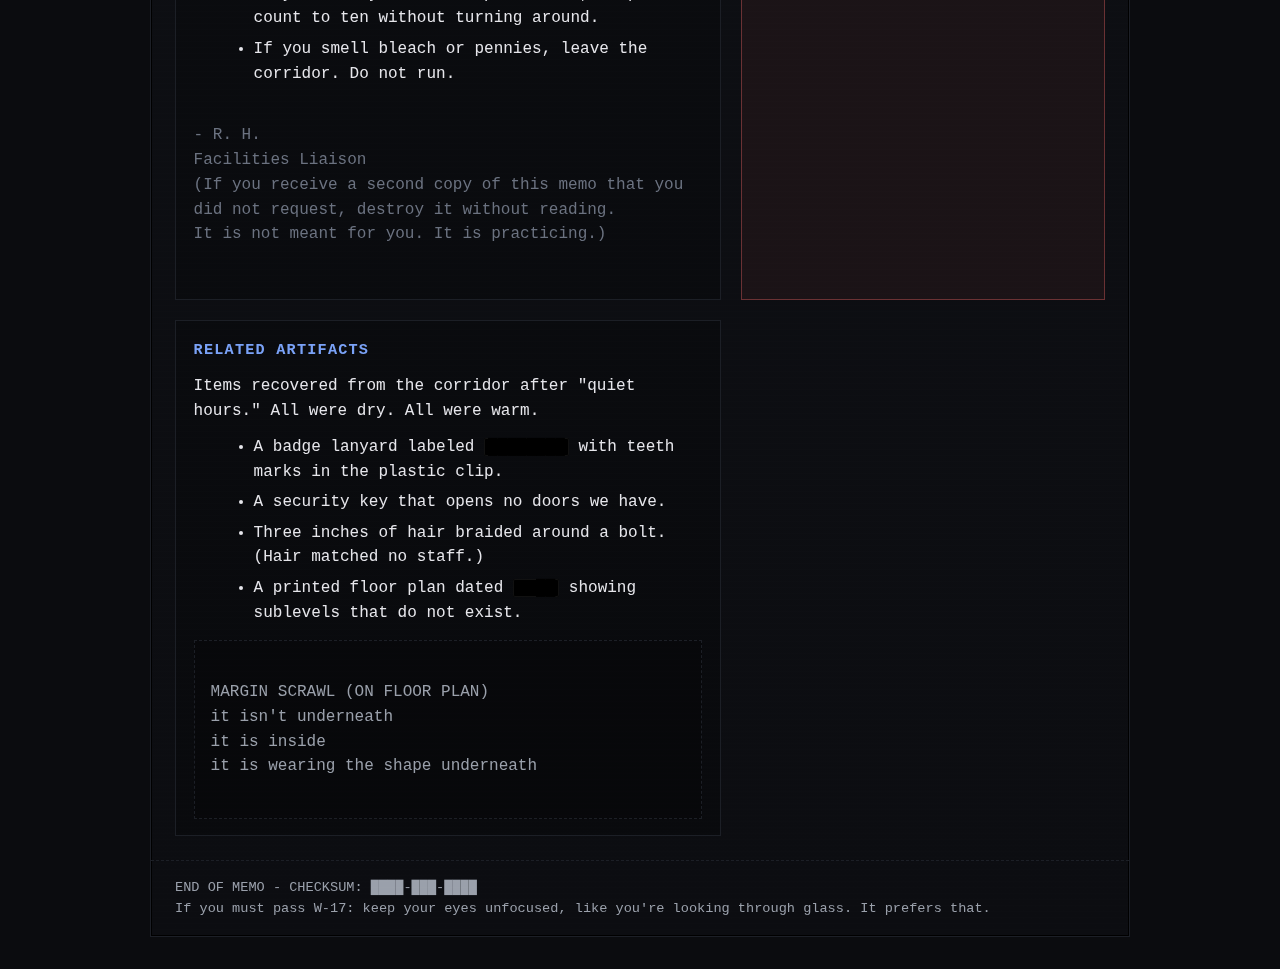
<file: confidential/pdf-viewer/documents/w-17/w-17.html>
<!doctype html>
<html lang="en">
<head>
  <meta charset="utf-8" />
  <meta name="viewport" content="width=device-width,initial-scale=1" />
  <title>ARCHIVE MEMO — INTERNAL USE ONLY</title>

  <style>
    :root{
      --bg:#0b0c0f;
      --panel:#0f1116;
      --panel2:#0c0d11;
      --text:#e6e6eb;
      --muted:#9aa0ab;
      --faint:#6b7280;
      --accent:#7aa2f7;
      --border:#1c1f26;
      --warn:#e6c87a;
      --bad:#ff6b6b;
    }

    *{ box-sizing:border-box; }

    body{
      margin:0;
      padding:2rem;
      background:var(--bg);
      color:var(--text);
      font-family: ui-monospace, SFMono-Regular, Menlo, Consolas, "Liberation Mono", monospace;
      line-height:1.55;
    }

    .wrap{
      max-width:980px;
      margin:0 auto;
      border:1px solid var(--border);
      background:linear-gradient(180deg,var(--panel),var(--panel2));
      box-shadow: inset 0 0 0 1px #000;
    }

    header{
      padding:1.25rem 1.5rem 1rem;
      border-bottom:1px dashed var(--border);
    }

    .stamp{
      display:inline-block;
      padding:.25rem .5rem;
      border:1px solid var(--border);
      color:var(--warn);
      letter-spacing:.08em;
      font-size:.82rem;
      text-transform:uppercase;
    }

    h1{
      margin:.9rem 0 .25rem;
      font-size:1.2rem;
      letter-spacing:.06em;
      text-transform:uppercase;
      font-weight:700;
    }

    .meta{
      color:var(--muted);
      font-size:.9rem;
      display:grid;
      grid-template-columns: 140px 1fr;
      gap:.25rem .75rem;
      margin-top:.75rem;
    }

    .meta .k{ color:var(--faint); }
    .meta .v{ color:var(--text); }

    main{
      padding:1.5rem;
      display:grid;
      grid-template-columns: 1.2fr .8fr;
      gap:1.25rem;
    }

    @media (max-width: 900px){
      main{ grid-template-columns:1fr; }
    }

    section{
      border:1px solid var(--border);
      background:rgba(0,0,0,.18);
      padding:1.1rem 1.1rem 1rem;
    }

    section h2{
      margin:0 0 .75rem;
      font-size:.95rem;
      text-transform:uppercase;
      letter-spacing:.08em;
      color:var(--accent);
      font-weight:700;
    }

    p{ margin:.7rem 0; }

    .redact{
      background:#000;
      color:#000;
      padding:0 .25rem;
      border-radius:2px;
      box-shadow: inset 0 0 0 1px #111;
    }

    .pull{
      margin:1rem 0;
      padding:.9rem 1rem;
      border-left:3px solid var(--warn);
      background:rgba(230,200,122,.08);
      color:var(--text);
    }

    .fragment{
      padding:.9rem 1rem;
      border:1px dashed var(--border);
      color:var(--muted);
      background:rgba(0,0,0,.20);
      margin:.9rem 0 0;
      white-space:pre-wrap;
    }

    ul{
      margin:.6rem 0 0 1.25rem;
      color:var(--text);
    }

    li{ margin:.35rem 0; }

    .warning{
      border-color: rgba(255,107,107,.35);
      background: rgba(255,107,107,.06);
    }

    .warning h2{ color: var(--bad); }

    footer{
      padding:1rem 1.5rem;
      border-top:1px dashed var(--border);
      color:var(--muted);
      font-size:.85rem;
    }

    .sig{
      color:var(--faint);
      margin-top:.75rem;
      white-space:pre-wrap;
    }

    /* subtle “old display” vibe */
    .wrap, section{
      position:relative;
    }
    .wrap:before{
      content:"";
      pointer-events:none;
      position:absolute;
      inset:0;
      background: repeating-linear-gradient(
        180deg,
        rgba(255,255,255,0.03),
        rgba(255,255,255,0.03) 1px,
        rgba(0,0,0,0) 3px,
        rgba(0,0,0,0) 6px
      );
      mix-blend-mode: overlay;
      opacity:.15;
    }
  </style>
</head>

<body>
  <div class="wrap">

    <header>
      <span class="stamp">INTERNAL ARCHIVE - DO NOT COPY</span>
      <h1>Memorandum: "The Mouth in the Wall"</h1>

      <div class="meta">
        <div class="k">DATE:</div><div class="v">2004-02-19</div>
        <div class="k">REFERENCE:</div><div class="v">NODE 3 / SUBLEVEL <span class="redact">████</span></div>
        <div class="k">AUTHOR:</div><div class="v">R. H. (Facilities Liaison)</div>
        <div class="k">DISTRIBUTION:</div><div class="v">Maintenance Leads, Security Shift A, Audio Team</div>
        <div class="k">STATUS:</div><div class="v">ACTIVE REVIEW - DO NOT INTERACT</div>
      </div>
    </header>

    <main>
      <!-- LEFT -->
      <section>
        <h2>Summary</h2>
        <p>
          At approximately 02:13, the west corridor plaster behind Panel W-17 began to <em>move</em>.
          Not crack. Not bow. Move, as if the wall had learned to breathe.
          The sound was first reported as a "wet whisper," then as "someone practicing our name."
        </p>

        <p>
          The corridor was cleared. The corridor did not stay empty.
          Two staff members claimed they heard footsteps that matched their own pace exactly one half-step behind, like a shadow trying to remember how to walk.
        </p>

        <div class="pull">
          <strong>Note:</strong> The wall did not open. It only <em>made room</em>.
          A mount-shape formed where no seam exists on any blueprint we possess.
        </div>

        <h2>Incident Narrative</h2>
        <p>
          Security footage shows W-17 at 02:12:58: normal. At 02:13:01: the camera's timestamp skips forward by nineteen seconds while the corridor lighting remains stable. The system claims no dropouts.
        </p>

        <p>
          At 02:13:20, a maintenance cart rolls into view from off-camera. There is no operator.
          It stops directly in front of W-17. The cart's top drawer opens on its own.
          Tools inside shift as though something has gently stirred them with a finger.
        </p>

        <p>
          At 02:13:44, Audio Team reports a voice on the corridor microphone:
          <em>"We're being quiet so you don't have to be."</em>
          Audio Team insists the phrase was not broadcast from any speaker in the building.
        </p>

        <div class="fragment" aria-label="Recovered transcription fragment">
RECOVERED TRANSCRIPTION (PARTIAL) - MIC C3
[unidentified] : you can stop pretending now
[unidentified] : the building remembers you better than you do
[unidentified] : please do not bring lights
[unidentified] : it hurts when you make it see
        </div>

        <h2>Rules (Effective Immediately)</h2>
        <ul>
          <li>Do not address W-17 directly. Do not respond if it uses your name.</li>
          <li>Do not approach with flashlights, headlamps, or phone screens uncovered.</li>
          <li>Do not bring mirrors. Do not bring reflective tools.</li>
          <li>If you hear your footsteps doubled, stop and count to ten without turning around.</li>
          <li>If you smell bleach or pennies, leave the corridor. Do not run.</li>
        </ul>

        <p class="sig">
- R. H.
Facilities Liaison
(If you receive a second copy of this memo that you did not request, destroy it without reading.
It is not meant for you. It is practicing.)
        </p>
      </section>

      <!-- RIGHT -->
      <section class="warning">
        <h2>Unusual Observations</h2>
        <ul>
          <li>Paint near W-17 dries in spirals, even when applied flat.</li>
          <li>Dust patterns form concentric rings overnight, like something nested there.</li>
          <li>Corridor temperature remains constant, but staff report "cold in the bones."</li>
          <li>Meta fasteners corrode only on the side facing the panel.</li>
        </ul>

        <div class="fragment">
FIELD NOTE - SHIFT A
The mouth isn't always there.
But the space for it is.
Sometimes you can feel the room waiting.
        </div>
      </section>

      <section>
        <h2>Related Artifacts</h2>
        <p class="muted">
          Items recovered from the corridor after "quiet hours." All were dry. All were warm.
        </p>

        <ul>
          <li>A badge lanyard labeled <span class="redact">████████</span> with teeth marks in the plastic clip.</li>
          <li>A security key that opens no doors we have.</li>
          <li>Three inches of hair braided around a bolt. (Hair matched no staff.)</li>
          <li>A printed floor plan dated <span class="redact">19██</span> showing sublevels that do not exist.</li>
        </ul>

        <div class="fragment">
MARGIN SCRAWL (ON FLOOR PLAN)
it isn't underneath
it is inside
it is wearing the shape underneath
        </div>
      </section>
    </main>

    <footer>
      END OF MEMO - CHECKSUM: ████-███-████<br>
      If you must pass W-17: keep your eyes unfocused, like you're looking through glass. It prefers that.
    </footer>
    
  </div>
</body>
</html>
</file>
